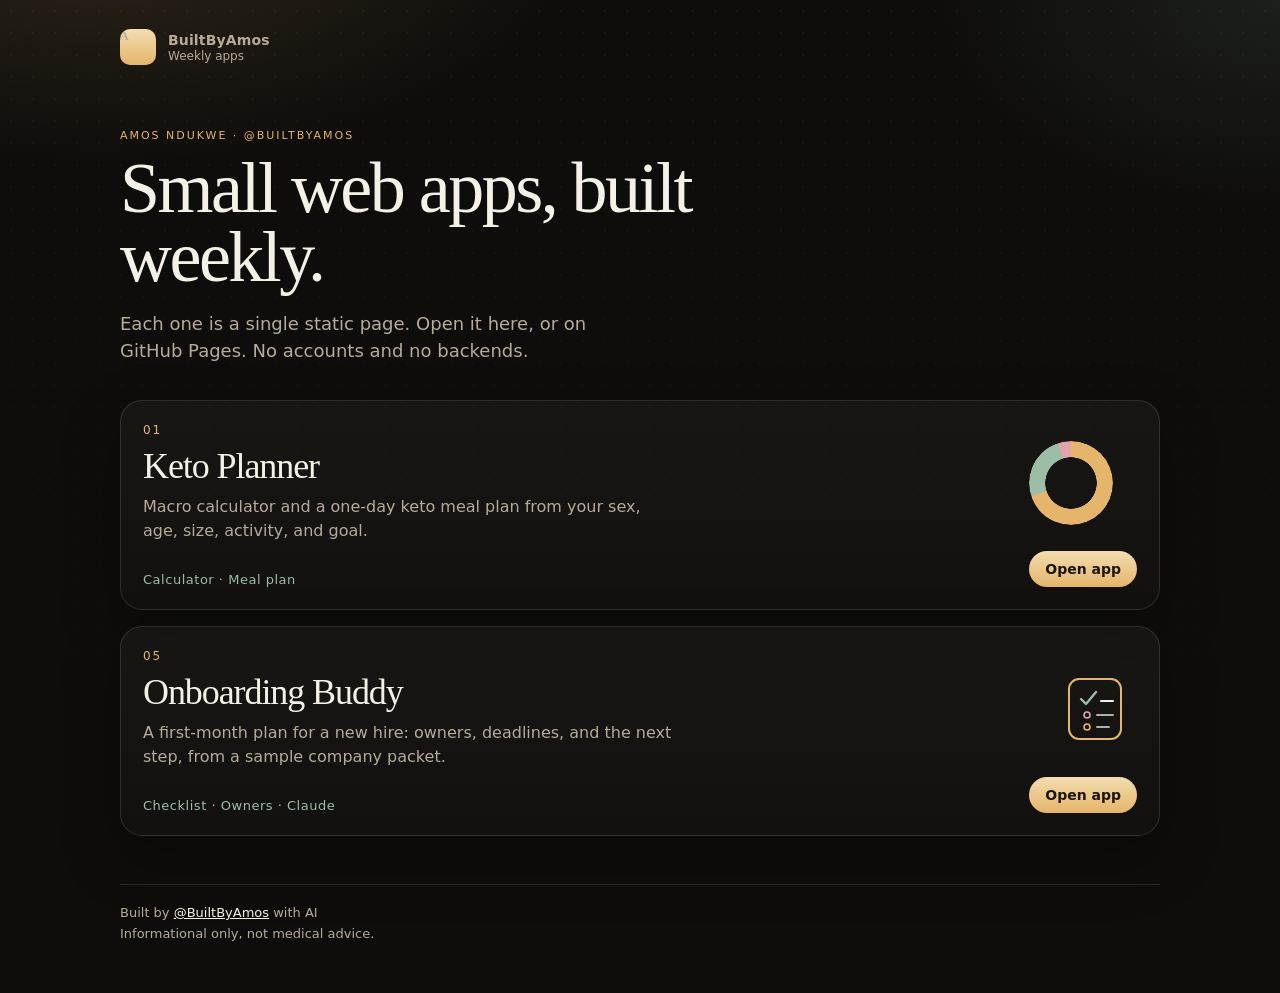
<file: index.html>
<!DOCTYPE html>
<html lang="en">
<head>
  <meta charset="utf-8">
  <meta name="viewport" content="width=device-width, initial-scale=1">
  <meta name="description" content="Small weekly web apps by Amos Ndukwe. Static pages, no accounts, no backends.">
  <meta name="theme-color" content="#0e0d0b">
  <title>AI Mini Apps — Amos Ndukwe</title>
  <link rel="icon" href="data:image/svg+xml,%3Csvg xmlns='http://www.w3.org/2000/svg' viewBox='0 0 32 32'%3E%3Crect width='32' height='32' rx='8' fill='%23110e0a'/%3E%3Ccircle cx='16' cy='16' r='9' fill='none' stroke='%23e4b56a' stroke-width='3'/%3E%3C/svg%3E">
  <link rel="stylesheet" href="styles.css">
</head>
<body>
  <div class="wrap">
    <header>
      <a class="brand" href="./">
        <span class="mark" aria-hidden="true">A</span>
        <span>
          <strong>BuiltByAmos</strong>
          <span>Weekly apps</span>
        </span>
      </a>
    </header>

    <section class="hero">
      <p class="eyebrow">Amos Ndukwe · @BuiltByAmos</p>
      <h1>Small web apps, built weekly.</h1>
      <p class="dek">Each one is a single static page. Open it here, or on GitHub Pages. No accounts and no backends.</p>
    </section>

    <section class="grid" aria-label="Apps">
      <a class="card" href="keto-planner/">
        <span class="index">01</span>
        <h2>Keto Planner</h2>
        <p>Macro calculator and a one-day keto meal plan from your sex, age, size, activity, and goal.</p>
        <span class="meta">Calculator · Meal plan</span>
        <span class="open">Open app</span>
        <span class="donut" aria-hidden="true"></span>
      </a>
    </section>

    <section class="grid" aria-label="Onboarding Buddy" style="margin-top:16px">
      <a class="card" href="onboarding-buddy/" style="order:5">
        <span class="index">05</span>
        <h2>Onboarding Buddy</h2>
        <p>A first-month plan for a new hire: owners, deadlines, and the next step, from a sample company packet.</p>
        <span class="meta">Checklist · Owners · Claude</span>
        <span class="open">Open app</span>
        <svg viewBox="0 0 84 84" aria-hidden="true" style="grid-area:donut;width:84px;height:84px;align-self:center;justify-self:end">
          <rect x="16" y="12" width="52" height="60" rx="10" fill="none" stroke="#e4b56a" stroke-width="2"/>
          <path d="M28 32 l5 5 10-12" fill="none" stroke="#9cbea6" stroke-width="2.4" stroke-linecap="round" stroke-linejoin="round"/>
          <path d="M48 34 h12" stroke="#f6f1e7" stroke-width="2" stroke-linecap="round"/>
          <circle cx="34" cy="48" r="3" fill="none" stroke="#e3a3ad" stroke-width="1.6"/>
          <path d="M44 48 h16" stroke="#f6f1e7" stroke-opacity="0.7" stroke-width="2" stroke-linecap="round"/>
          <circle cx="34" cy="60" r="3" fill="none" stroke="#e4b56a" stroke-width="1.6"/>
          <path d="M44 60 h12" stroke="#f6f1e7" stroke-opacity="0.7" stroke-width="2" stroke-linecap="round"/>
        </svg>
      </a>
    </section>

    <footer class="site-footer">
      <p>Built by <a href="https://x.com/BuiltByAmos" rel="noopener noreferrer">@BuiltByAmos</a> with AI</p>
      <p>Informational only, not medical advice.</p>
    </footer>
  </div>
</body>
</html>
</file>
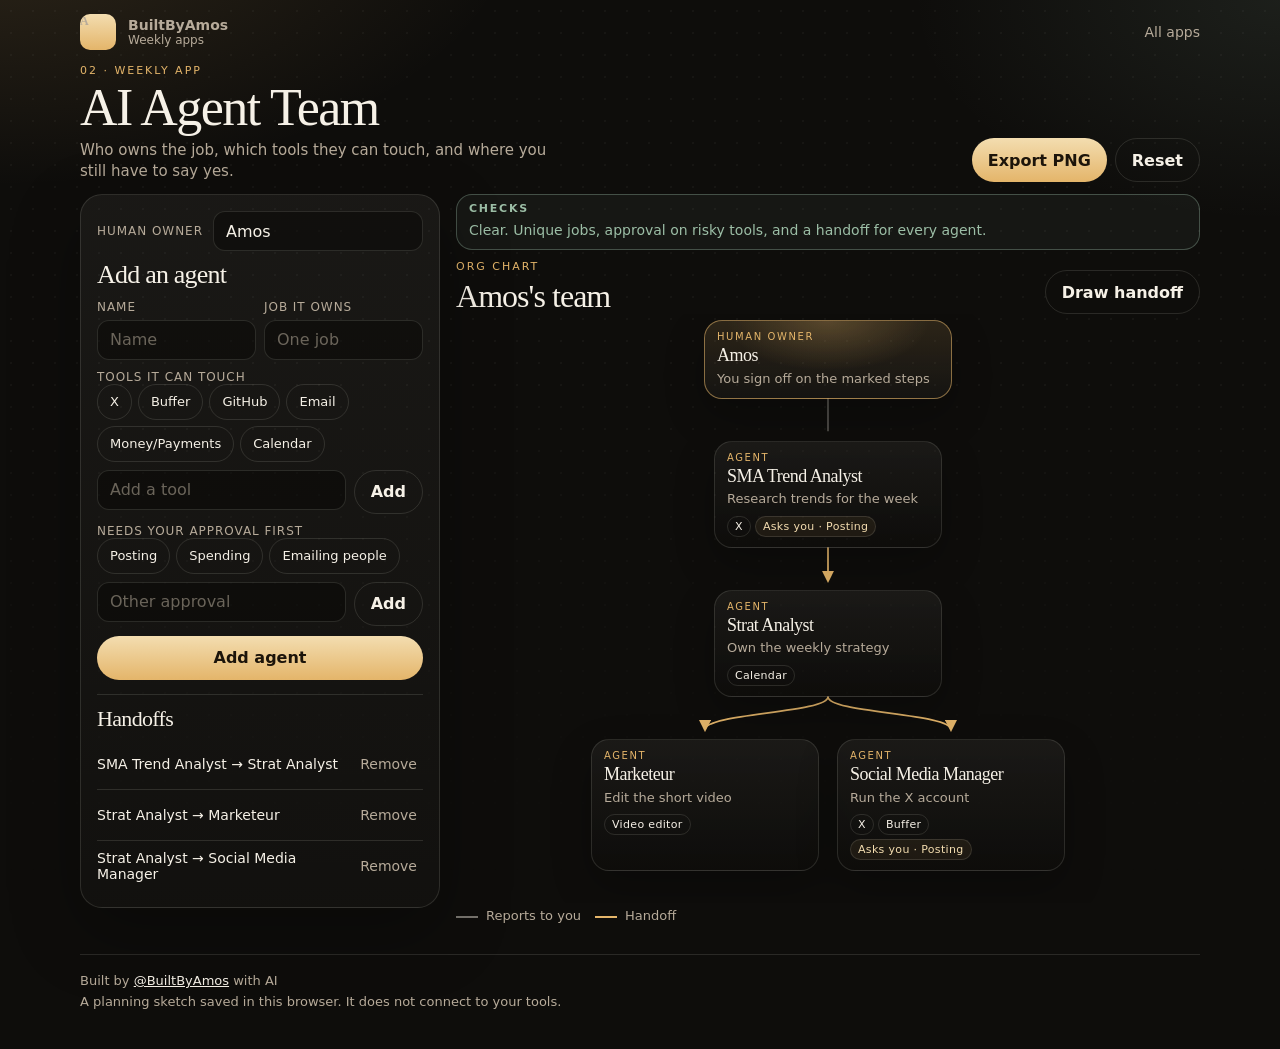
<file: agent-team/index.html>
<!DOCTYPE html>
<html lang="en">
<head>
  <meta charset="utf-8">
  <meta name="viewport" content="width=device-width, initial-scale=1">
  <meta name="description" content="Map an AI agent team: who owns each job, which tools they can touch, and which actions wait for a person.">
  <meta name="theme-color" content="#0e0d0b">
  <title>AI Agent Team — Org Chart</title>
  <link rel="icon" href="data:image/svg+xml,%3Csvg xmlns='http://www.w3.org/2000/svg' viewBox='0 0 32 32'%3E%3Crect width='32' height='32' rx='8' fill='%23110e0a'/%3E%3Ccircle cx='16' cy='16' r='9' fill='none' stroke='%23e4b56a' stroke-width='3'/%3E%3C/svg%3E">
  <link rel="stylesheet" href="styles.css">
</head>
<body>
  <div class="wrap">
    <header class="topbar">
      <a class="brand" href="../">
        <span class="mark" aria-hidden="true">A</span>
        <span>
          <strong>BuiltByAmos</strong>
          <span>Weekly apps</span>
        </span>
      </a>
      <a class="back" href="../">All apps</a>
    </header>

    <section class="intro">
      <div>
        <p class="eyebrow">02 · Weekly app</p>
        <h1>AI Agent Team</h1>
        <p class="dek">Who owns the job, which tools they can touch, and where you still have to say yes.</p>
      </div>
      <div class="toolbar">
        <button class="primary" id="export-png" type="button">Export PNG</button>
        <button class="ghost" id="reset-team" type="button">Reset</button>
      </div>
    </section>

    <div class="workspace">
      <form id="agent-form" class="panel editor" novalidate>
        <div class="field owner-row">
          <label for="owner-name">Human owner</label>
          <input id="owner-name" name="owner" maxlength="40" autocomplete="off" placeholder="Your name">
        </div>

        <div class="form-head">
          <h2 id="form-heading">Add an agent</h2>
          <button class="text-btn" id="cancel-edit" type="button" hidden>Cancel</button>
        </div>

        <div class="pair">
          <div class="field">
            <label for="agent-name">Name</label>
            <input id="agent-name" name="name" maxlength="48" autocomplete="off" placeholder="Name" aria-describedby="form-error">
          </div>
          <div class="field">
            <label for="agent-job">Job it owns</label>
            <input id="agent-job" name="job" maxlength="80" autocomplete="off" placeholder="One job">
          </div>
        </div>

        <div class="field">
          <div class="field-label"><span id="tools-label">Tools it can touch</span></div>
          <div class="chips" id="tool-chips" role="group" aria-labelledby="tools-label"></div>
          <div class="add-row">
            <input id="custom-tool" maxlength="32" autocomplete="off" placeholder="Add a tool" aria-label="Custom tool">
            <button class="ghost small" id="add-tool" type="button">Add</button>
          </div>
          <div class="chips custom-chips" id="custom-tools"></div>
        </div>

        <div class="field">
          <div class="field-label"><span id="approval-label">Needs your approval first</span></div>
          <div class="chips" id="approval-chips" role="group" aria-labelledby="approval-label"></div>
          <div class="add-row">
            <input id="custom-approval" maxlength="40" autocomplete="off" placeholder="Other approval" aria-label="Other approval">
            <button class="ghost small" id="add-approval" type="button">Add</button>
          </div>
          <div class="chips custom-chips" id="custom-approvals"></div>
        </div>

        <p id="form-error" class="form-error" role="alert"></p>
        <div class="form-actions">
          <button class="primary" id="save-agent" type="submit">Add agent</button>
          <button class="text-btn danger" id="delete-agent" type="button" hidden>Delete agent</button>
        </div>

        <div class="handoff-block">
          <h2 id="handoffs-heading">Handoffs</h2>
          <ul id="handoff-list" aria-labelledby="handoffs-heading"></ul>
        </div>
      </form>

      <div class="stage">
        <section id="warnings" class="warnings" aria-live="polite" aria-labelledby="warnings-heading"></section>

        <div class="chart-head">
          <div>
            <p class="eyebrow">Org chart</p>
            <h2 id="chart-title">Team map</h2>
          </div>
          <button class="ghost" id="draw-handoff" type="button" aria-pressed="false">Draw handoff</button>
        </div>
        <p id="draw-hint" class="hint" aria-live="polite"></p>

        <div class="chart-scroll" id="chart-scroll">
          <div id="chart" class="chart">
            <svg id="edges" class="edges" aria-hidden="true"></svg>
            <div id="levels" class="levels"></div>
          </div>
        </div>
        <p id="chart-summary" class="sr-only"></p>

        <p class="legend">
          <span><i class="swatch report" aria-hidden="true"></i> Reports to you</span>
          <span><i class="swatch handoff" aria-hidden="true"></i> Handoff</span>
        </p>
      </div>
    </div>

    <footer class="site-footer">
      <p>Built by <a href="https://x.com/BuiltByAmos" rel="noopener noreferrer">@BuiltByAmos</a> with AI</p>
      <p>A planning sketch saved in this browser. It does not connect to your tools.</p>
    </footer>
  </div>
  <p class="sr-only" id="live" aria-live="polite"></p>
  <script src="app.js"></script>
</body>
</html>
</file>
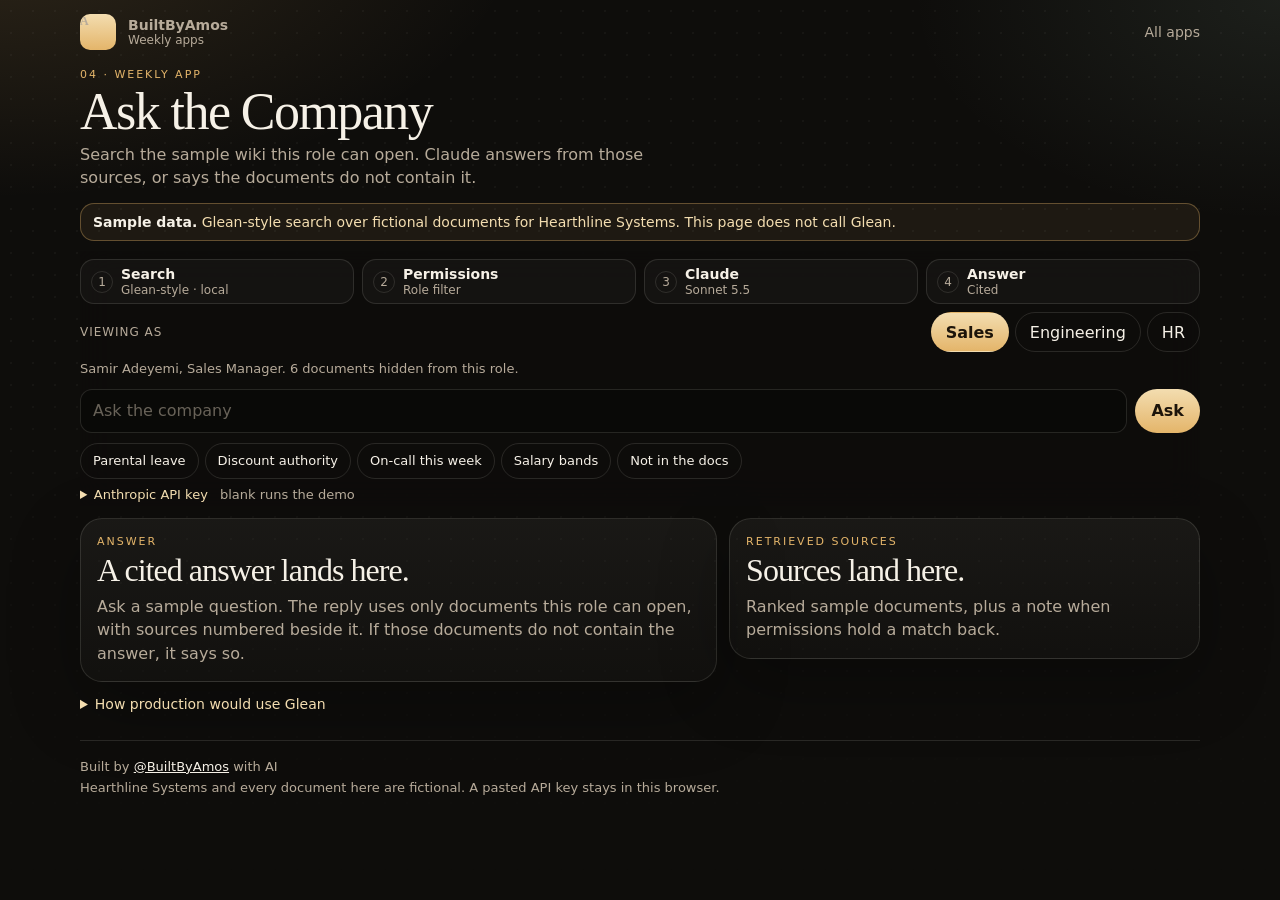
<file: ask-company/index.html>
<!DOCTYPE html>
<html lang="en">
<head>
  <meta charset="utf-8">
  <meta name="viewport" content="width=device-width, initial-scale=1">
  <meta name="description" content="Ask a fictional company wiki. A role filter hides restricted sample documents, then Claude answers from the sources it can cite.">
  <meta name="theme-color" content="#0e0d0b">
  <title>Ask the Company — Search, permissions, cited answer</title>
  <link rel="icon" href="data:image/svg+xml,%3Csvg xmlns='http://www.w3.org/2000/svg' viewBox='0 0 32 32'%3E%3Crect width='32' height='32' rx='8' fill='%23110e0a'/%3E%3Ccircle cx='16' cy='16' r='9' fill='none' stroke='%23e4b56a' stroke-width='3'/%3E%3C/svg%3E">
  <link rel="stylesheet" href="styles.css">
</head>
<body>
  <div class="wrap">
    <header class="topbar">
      <a class="brand" href="../">
        <span class="mark" aria-hidden="true">A</span>
        <span>
          <strong>BuiltByAmos</strong>
          <span>Weekly apps</span>
        </span>
      </a>
      <a class="back" href="../">All apps</a>
    </header>

    <section class="intro">
      <p class="eyebrow">04 · Weekly app</p>
      <h1>Ask the Company</h1>
      <p class="dek">Search the sample wiki this role can open. Claude answers from those sources, or says the documents do not contain it.</p>
    </section>

    <p class="sample-flag">
      <strong>Sample data.</strong>
      Glean-style search over fictional documents for Hearthline Systems. This page does not call Glean.
    </p>

    <div class="sticky-tools">
      <ol class="pipeline" id="pipeline" aria-label="Answer pipeline">
        <li data-step="search" data-state="idle">
          <span class="step-index">1</span>
          <span>
            <span class="step-name">Search</span>
            <span class="step-detail" data-detail="search">Glean-style · local</span>
          </span>
        </li>
        <li data-step="permissions" data-state="idle">
          <span class="step-index">2</span>
          <span>
            <span class="step-name">Permissions</span>
            <span class="step-detail" data-detail="permissions">Role filter</span>
          </span>
        </li>
        <li data-step="claude" data-state="idle">
          <span class="step-index">3</span>
          <span>
            <span class="step-name">Claude</span>
            <span class="step-detail" data-detail="claude">Sonnet 5.5</span>
          </span>
        </li>
        <li data-step="answer" data-state="idle">
          <span class="step-index">4</span>
          <span>
            <span class="step-name">Answer</span>
            <span class="step-detail" data-detail="answer">Cited</span>
          </span>
        </li>
      </ol>

      <form id="ask-form" class="composer" novalidate>
        <div class="role-row">
          <div class="field-label" id="role-label">Viewing as</div>
          <div class="seg" role="radiogroup" aria-labelledby="role-label">
            <button type="button" data-role="sales" aria-pressed="true">Sales</button>
            <button type="button" data-role="engineering" aria-pressed="false">Engineering</button>
            <button type="button" data-role="hr" aria-pressed="false">HR</button>
          </div>
        </div>
        <p id="persona" class="persona"></p>

        <div class="ask-row">
          <label class="sr-only" for="question">Ask the company</label>
          <input id="question" name="question" maxlength="240" autocomplete="off" placeholder="Ask the company" aria-describedby="form-error">
          <button class="primary" id="ask" type="submit">Ask</button>
        </div>

        <div class="chips" role="group" aria-label="Sample questions">
          <button type="button" data-question="How much parental leave do we offer?">Parental leave</button>
          <button type="button" data-question="What is the maximum discount a sales rep can offer?">Discount authority</button>
          <button type="button" data-question="Who is on call for Hearthline Desk this week?">On-call this week</button>
          <button type="button" data-question="What are the 2026 engineering salary bands?">Salary bands</button>
          <button type="button" data-question="What is the CEO's personal cell phone number?">Not in the docs</button>
        </div>

        <details class="key-block" id="key-details">
          <summary>Anthropic API key <span>blank runs the demo</span></summary>
          <div class="key-row">
            <label class="sr-only" for="api-key">Anthropic API key</label>
            <input id="api-key" name="api-key" type="password" maxlength="200" autocomplete="off" spellcheck="false" placeholder="sk-ant-…" aria-describedby="remember-key">
            <button class="ghost small" id="clear-key" type="button">Clear</button>
          </div>
          <label class="check" for="remember-key">
            <input id="remember-key" type="checkbox">
            <span>Remember on this browser</span>
          </label>
        </details>
        <p id="form-error" class="form-error" role="alert"></p>
      </form>
    </div>

    <div class="layout">
      <div class="stage">
        <section class="panel answer-panel" aria-labelledby="answer-heading">
          <div id="answer-empty" class="empty-copy">
            <p class="eyebrow">Answer</p>
            <h2 id="answer-heading">A cited answer lands here.</h2>
            <p>Ask a sample question. The reply uses only documents this role can open, with sources numbered beside it. If those documents do not contain the answer, it says so.</p>
          </div>
          <div id="answer-data" hidden>
            <p class="asked" id="asked"></p>
            <article class="paper" id="answer" tabindex="-1"></article>
            <p id="answer-mode" class="mode"></p>
          </div>
        </section>

        <section class="panel sources-panel" id="sources-panel" aria-labelledby="sources-heading">
          <div id="sources-empty" class="empty-copy">
            <p class="eyebrow">Retrieved sources</p>
            <h2 id="sources-heading">Sources land here.</h2>
            <p>Ranked sample documents, plus a note when permissions hold a match back.</p>
          </div>
          <div id="sources-data" hidden>
            <div class="results-head">
              <div>
                <p class="eyebrow">Retrieved sources</p>
                <h2 id="sources-title">Sources</h2>
              </div>
              <p id="sources-count" class="count"></p>
            </div>
            <ol id="results" class="results" aria-label="Ranked sources"></ol>
            <div id="filtered-block" class="filtered-block">
              <h3 id="filtered-heading">Filtered out</h3>
              <p id="filtered-note" class="filtered-note"></p>
              <ul id="filtered" class="filtered" aria-label="Documents filtered by permissions"></ul>
            </div>
          </div>
        </section>
      </div>
    </div>

    <details class="plug">
      <summary>How production would use Glean</summary>
      <p>In production the search step is Glean’s Search API, called with the signed-in person’s bearer token, so hits stay limited to documents that person can open. Number those hits the same way and pass the snippets to Claude with the prompt below. Glean’s Chat API is the other path, if Glean should draft the answer instead of Claude. This page ranks a bundled corpus in the browser and applies the role filter locally. It does not contact Glean. The sample files ship with the page, so the filter demonstrates retrieval, and is not an access-control boundary.</p>
    </details>

    <section class="prompt-wrap" id="prompt-section" hidden aria-label="Request sent to Claude">
      <details id="prompt-details">
        <summary>Exact request</summary>
        <p id="prompt-note" class="hint"></p>
        <pre id="headers-view" class="code"></pre>
        <pre id="prompt-view" class="code"></pre>
      </details>
    </section>

    <p class="sr-only" id="live" aria-live="polite"></p>

    <footer class="site-footer">
      <p>Built by <a href="https://x.com/BuiltByAmos" rel="noopener noreferrer">@BuiltByAmos</a> with AI</p>
      <p>Hearthline Systems and every document here are fictional. A pasted API key stays in this browser.</p>
    </footer>
  </div>
  <script src="app.js"></script>
</body>
</html>
</file>
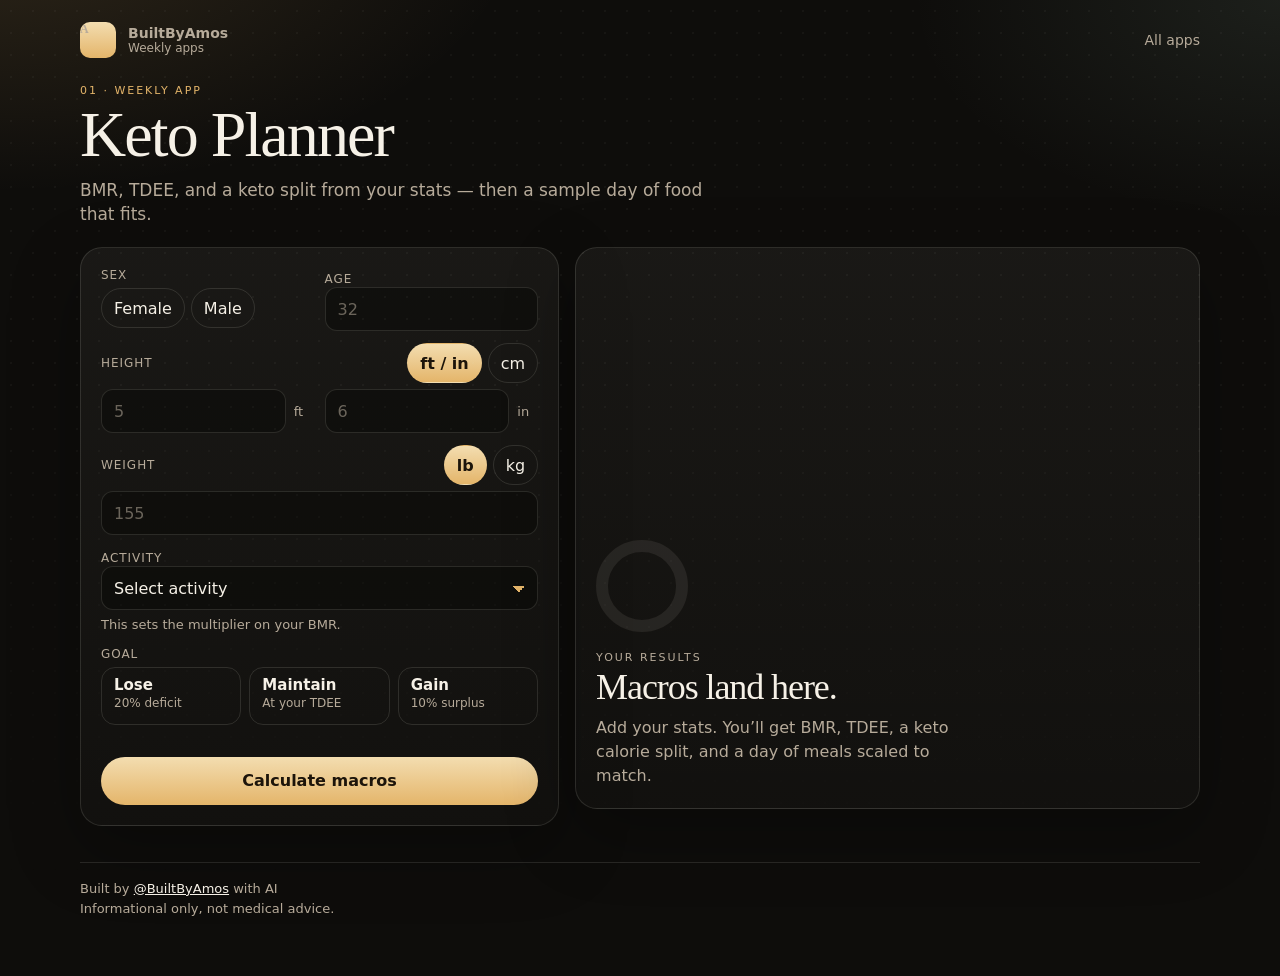
<file: keto-planner/index.html>
<!DOCTYPE html>
<html lang="en">
<head>
  <meta charset="utf-8">
  <meta name="viewport" content="width=device-width, initial-scale=1">
  <meta name="description" content="Calculate keto calories and macros, then generate a one-day meal plan that fits them.">
  <meta name="theme-color" content="#0e0d0b">
  <title>Keto Planner — Macro Calculator &amp; Meal Plan</title>
  <link rel="icon" href="data:image/svg+xml,%3Csvg xmlns='http://www.w3.org/2000/svg' viewBox='0 0 32 32'%3E%3Crect width='32' height='32' rx='8' fill='%23110e0a'/%3E%3Ccircle cx='16' cy='16' r='9' fill='none' stroke='%23e4b56a' stroke-width='3'/%3E%3C/svg%3E">
  <link rel="stylesheet" href="styles.css">
</head>
<body>
  <div class="wrap">
    <header class="topbar">
      <a class="brand" href="../">
        <span class="mark" aria-hidden="true">A</span>
        <span>
          <strong>BuiltByAmos</strong>
          <span>Weekly apps</span>
        </span>
      </a>
      <a class="back" href="../">All apps</a>
    </header>

    <section class="intro">
      <p class="eyebrow">01 · Weekly app</p>
      <h1>Keto Planner</h1>
      <p class="dek">BMR, TDEE, and a keto split from your stats — then a sample day of food that fits.</p>
    </section>

    <div class="layout">
      <form id="calculator" class="panel" novalidate>
        <div class="pair">
          <div class="field">
            <div class="field-label"><span id="sex-label">Sex</span></div>
            <div class="seg" role="radiogroup" aria-labelledby="sex-label" data-press-group="sex">
              <button type="button" data-group="sex" data-value="female" aria-pressed="false">Female</button>
              <button type="button" data-group="sex" data-value="male" aria-pressed="false">Male</button>
            </div>
          </div>
          <div class="field">
            <label for="age">Age</label>
            <input id="age" name="age" inputmode="numeric" autocomplete="off" placeholder="32" aria-describedby="form-error">
          </div>
        </div>

        <div class="field">
          <div class="field-label">
            <span id="height-label">Height</span>
            <div class="seg" role="group" aria-label="Height unit">
              <button type="button" data-group="height-unit" data-value="imperial" aria-pressed="true">ft / in</button>
              <button type="button" data-group="height-unit" data-value="metric" aria-pressed="false">cm</button>
            </div>
          </div>
          <div class="height-row" id="height-imperial">
            <div class="unit-input">
              <input id="height-ft" inputmode="numeric" autocomplete="off" placeholder="5" aria-label="Feet">
              <span class="suffix">ft</span>
            </div>
            <div class="unit-input">
              <input id="height-in" inputmode="decimal" autocomplete="off" placeholder="6" aria-label="Inches">
              <span class="suffix">in</span>
            </div>
          </div>
          <div id="height-metric" hidden>
            <div class="unit-input">
              <input id="height-cm" inputmode="decimal" autocomplete="off" placeholder="168" aria-label="Centimeters">
              <span class="suffix">cm</span>
            </div>
          </div>
        </div>

        <div class="field">
          <div class="field-label">
            <label for="weight" id="weight-label">Weight</label>
            <div class="seg" role="group" aria-label="Weight unit">
              <button type="button" data-group="weight-unit" data-value="lb" aria-pressed="true">lb</button>
              <button type="button" data-group="weight-unit" data-value="kg" aria-pressed="false">kg</button>
            </div>
          </div>
          <input id="weight" inputmode="decimal" autocomplete="off" placeholder="155">
        </div>

        <div class="field">
          <label for="activity">Activity</label>
          <select id="activity">
            <option value="">Select activity</option>
          </select>
          <p id="activity-detail" class="hint">This sets the multiplier on your BMR.</p>
        </div>

        <div class="field">
          <div class="field-label"><span id="goal-label">Goal</span></div>
          <div class="goal" role="radiogroup" aria-labelledby="goal-label">
            <button type="button" data-group="goal" data-value="lose" aria-pressed="false"><strong>Lose</strong><small>20% deficit</small></button>
            <button type="button" data-group="goal" data-value="maintain" aria-pressed="false"><strong>Maintain</strong><small>At your TDEE</small></button>
            <button type="button" data-group="goal" data-value="gain" aria-pressed="false"><strong>Gain</strong><small>10% surplus</small></button>
          </div>
        </div>

        <p id="form-error" class="form-error" role="alert"></p>
        <button class="primary" id="calculate" type="submit">Calculate macros</button>
      </form>

      <section class="panel" aria-labelledby="results-heading">
        <h2 id="results-heading" class="sr-only">Results</h2>
        <div id="results-empty" class="empty-copy">
          <div class="ring" aria-hidden="true"></div>
          <div>
            <p class="eyebrow">Your results</p>
            <h2>Macros land here.</h2>
            <p>Add your stats. You’ll get BMR, TDEE, a keto calorie split, and a day of meals scaled to match.</p>
          </div>
        </div>

        <div id="results-data" hidden>
          <div class="results-hero">
            <div>
              <p class="eyebrow">Daily target</p>
              <p class="kcal"><strong id="kcal">—</strong><span>kcal</span></p>
              <p class="person" id="person-line"></p>
              <ul class="chips">
                <li>BMR <strong id="bmr">—</strong></li>
                <li>TDEE <strong id="tdee">—</strong></li>
                <li id="goal-chip">—</li>
              </ul>
            </div>
            <div class="donut-wrap">
              <svg id="donut" viewBox="0 0 160 160" role="img" aria-labelledby="donut-title">
                <title id="donut-title">Macro split</title>
                <circle class="track" cx="80" cy="80" r="54"></circle>
                <circle class="arc" data-arc="fat" cx="80" cy="80" r="54" stroke-dasharray="0 339"></circle>
                <circle class="arc" data-arc="protein" cx="80" cy="80" r="54" stroke-dasharray="0 339"></circle>
                <circle class="arc" data-arc="carb" cx="80" cy="80" r="54" stroke-dasharray="0 339"></circle>
              </svg>
              <div class="donut-center">
                <strong id="donut-fat-pct">—</strong>
                <span>fat</span>
              </div>
            </div>
          </div>

          <div class="macro-stats">
            <div class="macro-stat">
              <p class="macro-label"><i class="dot fat"></i> Fat</p>
              <strong id="fat-g">—<span>g</span></strong>
              <em id="fat-pct">—</em>
            </div>
            <div class="macro-stat">
              <p class="macro-label"><i class="dot protein"></i> Protein</p>
              <strong id="protein-g">—<span>g</span></strong>
              <em id="protein-pct">—</em>
            </div>
            <div class="macro-stat">
              <p class="macro-label"><i class="dot carb"></i> Carbs</p>
              <strong id="carb-g">—<span>g</span></strong>
              <em id="carb-pct">—</em>
            </div>
          </div>
          <p class="formula" id="formula"></p>
          <p class="note" id="extra-note" hidden></p>
        </div>
      </section>
    </div>

    <section class="meals" id="meals" hidden aria-labelledby="meals-heading">
      <div class="meals-head">
        <div>
          <p class="eyebrow">Sample day</p>
          <h2 id="meals-heading">One day, four plates.</h2>
        </div>
        <button class="ghost" id="regenerate" type="button">Regenerate</button>
      </div>
      <div class="meal-grid" id="meal-grid"></div>
      <div class="compare" id="compare" aria-live="polite"></div>
      <p class="fit" id="fit-line"></p>
      <p class="food-note">Portions are scaled from a built-in keto food list. Carb grams are net carbs. Figures are approximate.</p>
    </section>

    <p class="sr-only" id="live" aria-live="polite"></p>

    <footer class="site-footer">
      <p>Built by <a href="https://x.com/BuiltByAmos" rel="noopener noreferrer">@BuiltByAmos</a> with AI</p>
      <p>Informational only, not medical advice.</p>
    </footer>
  </div>
  <script src="app.js"></script>
</body>
</html>
</file>
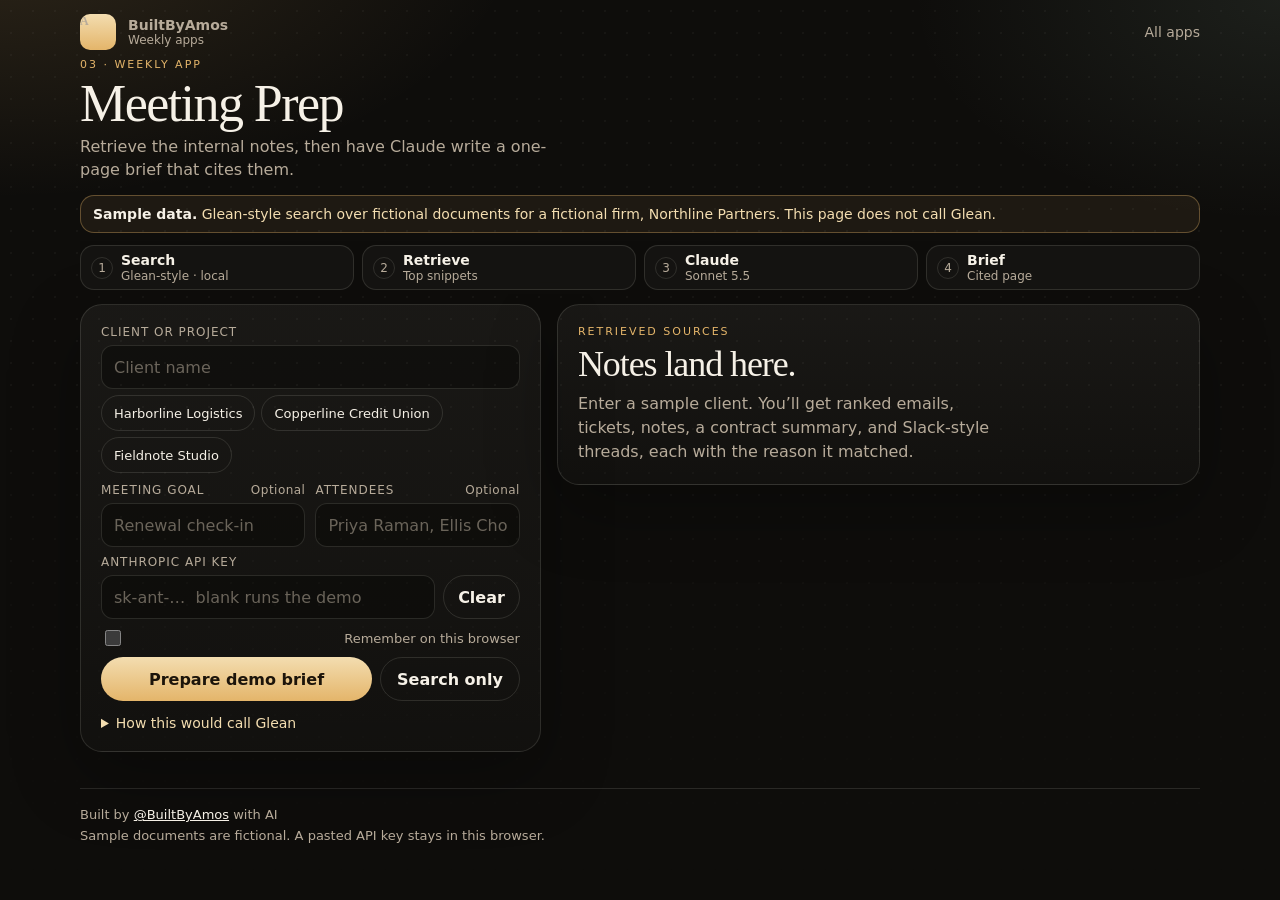
<file: meeting-prep/index.html>
<!DOCTYPE html>
<html lang="en">
<head>
  <meta charset="utf-8">
  <meta name="viewport" content="width=device-width, initial-scale=1">
  <meta name="description" content="Search a fictional sample corpus, then have Claude write a one-page meeting brief with citations. Bring your own Anthropic key, or use the demo brief.">
  <meta name="theme-color" content="#0e0d0b">
  <title>Meeting Prep — Search, then a cited brief</title>
  <link rel="icon" href="data:image/svg+xml,%3Csvg xmlns='http://www.w3.org/2000/svg' viewBox='0 0 32 32'%3E%3Crect width='32' height='32' rx='8' fill='%23110e0a'/%3E%3Ccircle cx='16' cy='16' r='9' fill='none' stroke='%23e4b56a' stroke-width='3'/%3E%3C/svg%3E">
  <link rel="stylesheet" href="styles.css">
</head>
<body>
  <div class="wrap">
    <header class="topbar">
      <a class="brand" href="../">
        <span class="mark" aria-hidden="true">A</span>
        <span>
          <strong>BuiltByAmos</strong>
          <span>Weekly apps</span>
        </span>
      </a>
      <a class="back" href="../">All apps</a>
    </header>

    <section class="intro">
      <p class="eyebrow">03 · Weekly app</p>
      <h1>Meeting Prep</h1>
      <p class="dek">Retrieve the internal notes, then have Claude write a one-page brief that cites them.</p>
    </section>

    <p class="sample-flag">
      <strong>Sample data.</strong>
      Glean-style search over fictional documents for a fictional firm, Northline Partners. This page does not call Glean.
    </p>

    <div class="pipeline-wrap">
      <ol class="pipeline" id="pipeline" aria-label="Brief pipeline">
        <li data-step="search" data-state="idle">
          <span class="step-index">1</span>
          <span>
            <span class="step-name">Search</span>
            <span class="step-detail" data-detail="search">Glean-style · local</span>
          </span>
        </li>
        <li data-step="retrieve" data-state="idle">
          <span class="step-index">2</span>
          <span>
            <span class="step-name">Retrieve</span>
            <span class="step-detail" data-detail="retrieve">Top snippets</span>
          </span>
        </li>
        <li data-step="claude" data-state="idle">
          <span class="step-index">3</span>
          <span>
            <span class="step-name">Claude</span>
            <span class="step-detail" data-detail="claude">Sonnet 5.5</span>
          </span>
        </li>
        <li data-step="brief" data-state="idle">
          <span class="step-index">4</span>
          <span>
            <span class="step-name">Brief</span>
            <span class="step-detail" data-detail="brief">Cited page</span>
          </span>
        </li>
      </ol>
    </div>

    <div class="layout">
      <form id="prep-form" class="panel" novalidate>
        <div class="field">
          <label for="client">Client or project</label>
          <input id="client" name="client" maxlength="80" autocomplete="off" placeholder="Client name" aria-describedby="form-error">
        </div>
        <div class="chips" role="group" aria-label="Sample clients">
          <button type="button" data-client="Harborline Logistics">Harborline Logistics</button>
          <button type="button" data-client="Copperline Credit Union">Copperline Credit Union</button>
          <button type="button" data-client="Fieldnote Studio">Fieldnote Studio</button>
        </div>

        <div class="pair">
          <div class="field">
            <label for="goal">Meeting goal <span class="optional">Optional</span></label>
            <input id="goal" name="goal" maxlength="160" autocomplete="off" placeholder="Renewal check-in">
          </div>
          <div class="field">
            <label for="attendees">Attendees <span class="optional">Optional</span></label>
            <input id="attendees" name="attendees" maxlength="160" autocomplete="off" placeholder="Priya Raman, Ellis Cho">
          </div>
        </div>

        <div class="field">
          <label for="api-key">Anthropic API key</label>
          <div class="key-row">
            <input id="api-key" name="api-key" type="password" maxlength="200" autocomplete="off" spellcheck="false" placeholder="sk-ant-…  blank runs the demo" aria-describedby="remember-key">
            <button class="ghost small" id="clear-key" type="button">Clear</button>
          </div>
          <label class="check" for="remember-key">
            <input id="remember-key" type="checkbox">
            <span>Remember on this browser</span>
          </label>
        </div>

        <p id="form-error" class="form-error" role="alert"></p>
        <div class="actions">
          <button class="primary" id="prepare" type="submit">Prepare demo brief</button>
          <button class="ghost" id="search-only" type="button">Search only</button>
        </div>

        <details class="plug">
          <summary>How this would call Glean</summary>
          <p>In production the search step is Glean’s Platform Search API: <code>POST /api/search</code>, with the signed-in person’s bearer token and the <code>SEARCH</code> scope, so results stay limited to what that person can open. Number the hits the same way and pass the snippets to Claude. Glean Chat is a separate call, if you want Glean to draft instead. This page ranks a bundled corpus in the browser and does not contact Glean.</p>
        </details>
      </form>

      <section class="panel results-panel" id="results-panel" aria-labelledby="results-heading">
        <div id="results-empty" class="empty-copy">
          <p class="eyebrow">Retrieved sources</p>
          <h2 id="results-heading">Notes land here.</h2>
          <p>Enter a sample client. You’ll get ranked emails, tickets, notes, a contract summary, and Slack-style threads, each with the reason it matched.</p>
        </div>
        <div id="results-data" hidden>
          <div class="results-head">
            <div>
              <p class="eyebrow">Retrieved sources</p>
              <h2 id="results-title">Sources</h2>
            </div>
            <p id="results-count" class="count"></p>
          </div>
          <p id="results-why" class="hint"></p>
          <ol id="results" class="results" aria-label="Ranked sources"></ol>
        </div>
      </section>
    </div>

    <section class="brief-wrap" id="brief-section" hidden aria-labelledby="brief-heading">
      <div class="brief-bar">
        <div>
          <p class="eyebrow" id="brief-kicker">One-page brief</p>
          <h2 id="brief-heading">Brief</h2>
        </div>
        <div class="actions">
          <button class="primary" id="copy-brief" type="button">Copy brief</button>
          <button class="ghost" id="download-brief" type="button">Download Markdown</button>
        </div>
      </div>
      <p id="brief-mode" class="mode"></p>
      <article class="paper" id="brief" tabindex="-1"></article>
    </section>

    <section class="prompt-wrap" id="prompt-section" hidden aria-label="Request sent to Claude">
      <details id="prompt-details">
        <summary id="prompt-summary">Exact request</summary>
        <p id="prompt-note" class="hint"></p>
        <pre id="headers-view" class="code"></pre>
        <pre id="prompt-view" class="code"></pre>
      </details>
    </section>

    <p class="sr-only" id="live" aria-live="polite"></p>

    <footer class="site-footer">
      <p>Built by <a href="https://x.com/BuiltByAmos" rel="noopener noreferrer">@BuiltByAmos</a> with AI</p>
      <p>Sample documents are fictional. A pasted API key stays in this browser.</p>
    </footer>
  </div>
  <script src="app.js"></script>
</body>
</html>
</file>
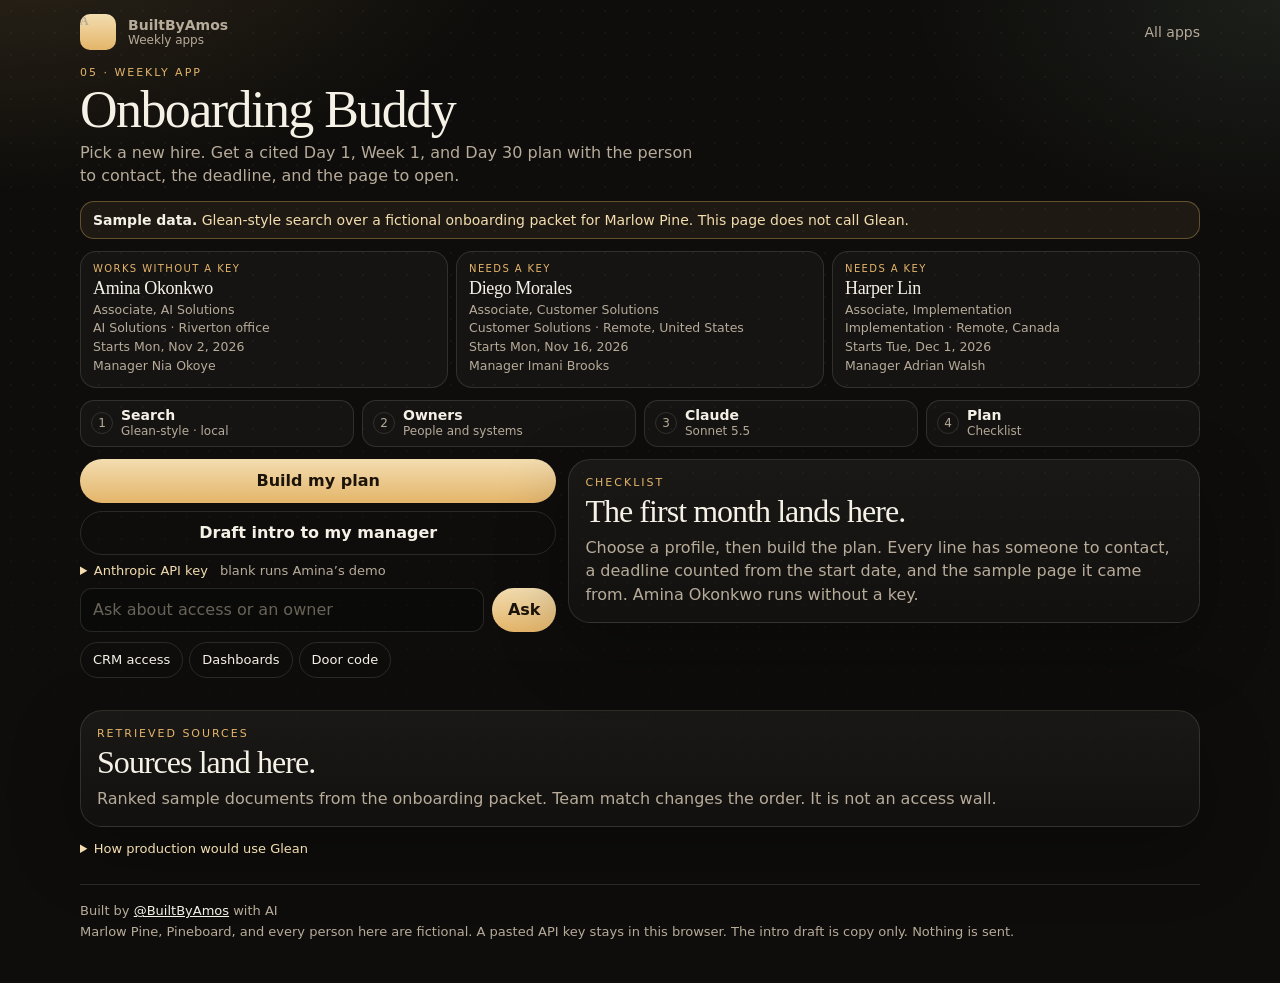
<file: onboarding-buddy/index.html>
<!DOCTYPE html>
<html lang="en">
<head>
  <meta charset="utf-8">
  <meta name="viewport" content="width=device-width, initial-scale=1">
  <meta name="description" content="Build a cited Day 1, Week 1, and Day 30 onboarding plan for a fictional new hire, with owners, deadlines, and the next step.">
  <meta name="theme-color" content="#0e0d0b">
  <title>Onboarding Buddy — Day 1 to Day 30</title>
  <link rel="icon" href="data:image/svg+xml,%3Csvg xmlns='http://www.w3.org/2000/svg' viewBox='0 0 32 32'%3E%3Crect width='32' height='32' rx='8' fill='%23110e0a'/%3E%3Ccircle cx='16' cy='16' r='9' fill='none' stroke='%23e4b56a' stroke-width='3'/%3E%3C/svg%3E">
  <link rel="stylesheet" href="styles.css">
</head>
<body>
  <div class="wrap">
    <header class="topbar">
      <a class="brand" href="../">
        <span class="mark" aria-hidden="true">A</span>
        <span>
          <strong>BuiltByAmos</strong>
          <span>Weekly apps</span>
        </span>
      </a>
      <a class="back" href="../">All apps</a>
    </header>

    <section class="intro">
      <p class="eyebrow">05 · Weekly app</p>
      <h1>Onboarding Buddy</h1>
      <p class="dek">Pick a new hire. Get a cited Day 1, Week 1, and Day 30 plan with the person to contact, the deadline, and the page to open.</p>
    </section>

    <p class="sample-flag">
      <strong>Sample data.</strong>
      Glean-style search over a fictional onboarding packet for Marlow Pine. This page does not call Glean.
    </p>

    <div class="profiles" id="profiles" role="radiogroup" aria-label="New hire profile">
      <button type="button" class="profile" data-profile="amina" aria-pressed="false">
        <span class="profile-kicker">Works without a key</span>
        <strong>Amina Okonkwo</strong>
        <span>Associate, AI Solutions</span>
        <span>AI Solutions · Riverton office</span>
        <span>Starts Mon, Nov 2, 2026</span>
        <span>Manager Nia Okoye</span>
      </button>
      <button type="button" class="profile" data-profile="diego" aria-pressed="false">
        <span class="profile-kicker">Needs a key</span>
        <strong>Diego Morales</strong>
        <span>Associate, Customer Solutions</span>
        <span>Customer Solutions · Remote, United States</span>
        <span>Starts Mon, Nov 16, 2026</span>
        <span>Manager Imani Brooks</span>
      </button>
      <button type="button" class="profile" data-profile="harper" aria-pressed="false">
        <span class="profile-kicker">Needs a key</span>
        <strong>Harper Lin</strong>
        <span>Associate, Implementation</span>
        <span>Implementation · Remote, Canada</span>
        <span>Starts Tue, Dec 1, 2026</span>
        <span>Manager Adrian Walsh</span>
      </button>
    </div>

    <ol class="pipeline" id="pipeline" aria-label="Plan pipeline">
      <li data-step="search" data-state="idle">
        <span class="step-index">1</span>
        <span>
          <span class="step-name">Search</span>
          <span class="step-detail" data-detail="search">Glean-style · local</span>
        </span>
      </li>
      <li data-step="owners" data-state="idle">
        <span class="step-index">2</span>
        <span>
          <span class="step-name">Owners</span>
          <span class="step-detail" data-detail="owners">People and systems</span>
        </span>
      </li>
      <li data-step="claude" data-state="idle">
        <span class="step-index">3</span>
        <span>
          <span class="step-name">Claude</span>
          <span class="step-detail" data-detail="claude">Sonnet 5.5</span>
        </span>
      </li>
      <li data-step="output" data-state="idle">
        <span class="step-index">4</span>
        <span>
          <span class="step-name" id="output-name">Plan</span>
          <span class="step-detail" data-detail="output">Checklist</span>
        </span>
      </li>
    </ol>

    <div class="workspace">
      <div class="controls">
        <div class="action-row">
          <button class="primary" id="build-plan" type="button">Build my plan</button>
          <button class="ghost" id="draft-intro" type="button">Draft intro to my manager</button>
        </div>

        <details class="key-block" id="key-details">
          <summary>Anthropic API key <span>blank runs Amina’s demo</span></summary>
          <div class="key-row">
            <label class="sr-only" for="api-key">Anthropic API key</label>
            <input id="api-key" name="api-key" type="password" maxlength="200" autocomplete="off" spellcheck="false" placeholder="sk-ant-…">
            <button class="ghost small" id="clear-key" type="button">Clear</button>
          </div>
          <label class="check" for="remember-key">
            <input id="remember-key" type="checkbox">
            <span>Remember on this browser</span>
          </label>
        </details>

        <form id="ask-form" novalidate>
          <div class="ask-row">
            <label class="sr-only" for="question">Ask about access or an owner</label>
            <input id="question" name="question" maxlength="240" autocomplete="off" placeholder="Ask about access or an owner" aria-describedby="form-error">
            <button class="primary" id="ask" type="submit">Ask</button>
          </div>
          <div class="chips" role="group" aria-label="Sample questions">
            <button type="button" data-question="How do I get access to the CRM?">CRM access</button>
            <button type="button" data-question="Who owns the analytics dashboards?">Dashboards</button>
            <button type="button" data-question="What is the Riverton office door code?">Door code</button>
          </div>
        </form>
        <p id="form-error" class="form-error" role="alert"></p>
      </div>

      <section class="panel plan" id="plan-panel" aria-labelledby="plan-heading">
        <div id="plan-empty" class="empty-copy">
          <p class="eyebrow">Checklist</p>
          <h2 id="plan-heading">The first month lands here.</h2>
          <p>Choose a profile, then build the plan. Every line has someone to contact, a deadline counted from the start date, and the sample page it came from. Amina Okonkwo runs without a key.</p>
        </div>
        <div id="plan-data" hidden>
          <p class="eyebrow" id="plan-kicker">First month</p>
          <h2 id="plan-title">Plan</h2>
          <p id="plan-deadline" class="hint"></p>
          <div class="progress">
            <div class="progress-track" id="progress-track" role="progressbar" aria-valuemin="0" aria-valuemax="1" aria-valuenow="0" aria-labelledby="progress-label">
              <div id="progress-bar"></div>
            </div>
            <p id="progress-label">0 complete</p>
          </div>
          <p id="plan-owners" class="owners-line"></p>
          <div id="phases"></div>
          <p id="plan-mode" class="mode"></p>
        </div>
      </section>

      <div class="results" id="results-col">
        <section class="panel answer-panel" id="answer-panel" hidden aria-labelledby="answer-heading">
          <h2 id="answer-heading" class="sr-only">Answer</h2>
          <p class="asked" id="asked"></p>
          <article class="paper" id="answer" tabindex="-1"></article>
          <p id="answer-mode" class="mode"></p>
        </section>

        <section class="panel draft-panel" id="draft-panel" hidden aria-labelledby="draft-heading">
          <p class="eyebrow">Intro note</p>
          <h2 id="draft-heading">Edit, then copy.</h2>
          <label class="sr-only" for="draft-text">Intro note to your manager</label>
          <textarea id="draft-text" rows="6" maxlength="800" spellcheck="true"></textarea>
          <div class="draft-actions">
            <button class="primary" id="copy-draft" type="button">Copy</button>
            <p id="draft-caption">Copy only. Nothing is sent.</p>
          </div>
          <p id="draft-cites" class="draft-cites"></p>
          <p id="draft-mode" class="mode"></p>
        </section>
      </div>
    </div>

    <section class="panel sources-panel" id="sources-panel" aria-labelledby="sources-heading">
      <div id="sources-empty" class="empty-copy">
        <p class="eyebrow">Retrieved sources</p>
        <h2 id="sources-heading">Sources land here.</h2>
        <p>Ranked sample documents from the onboarding packet. Team match changes the order. It is not an access wall.</p>
      </div>
      <div id="sources-data" hidden>
        <div class="results-head">
          <div>
            <p class="eyebrow">Retrieved sources</p>
            <h2 id="sources-title">Sources</h2>
          </div>
          <p id="sources-count" class="count"></p>
        </div>
        <ol id="results" class="results" aria-label="Ranked sources"></ol>
      </div>
    </section>

    <details class="plug">
      <summary>How production would use Glean</summary>
      <p>In production the search step is Glean’s Search API, called with the new hire’s token, so hits stay limited to documents that person can open. The manager, the team, and the system owner come from Glean’s people and ownership data. Number those hits and pass the snippets to Claude with the prompt below, or let Glean’s Chat API draft the plan. This page ranks a bundled corpus in the browser. It does not contact Glean.</p>
    </details>

    <section class="prompt-wrap" id="prompt-section" hidden aria-label="Request sent to Claude">
      <details id="prompt-details">
        <summary>Exact request</summary>
        <p id="prompt-note" class="hint"></p>
        <pre id="headers-view" class="code"></pre>
        <pre id="prompt-view" class="code"></pre>
      </details>
    </section>

    <p class="sr-only" id="live" aria-live="polite"></p>

    <footer class="site-footer">
      <p>Built by <a href="https://x.com/BuiltByAmos" rel="noopener noreferrer">@BuiltByAmos</a> with AI</p>
      <p>Marlow Pine, Pineboard, and every person here are fictional. A pasted API key stays in this browser. The intro draft is copy only. Nothing is sent.</p>
    </footer>
  </div>
  <script src="app.js"></script>
</body>
</html>
</file>
<file: styles.css>
:root {
  --bg: #0e0d0b;
  --ivory: #f6f1e7;
  --muted: #b7ab9a;
  --gold: #e4b56a;
  --gold-2: #f3ddb0;
  --sage: #9cbea6;
  --rose: #e3a3ad;
  --line: rgba(246, 241, 231, 0.12);
  --serif: "Iowan Old Style", "Palatino Linotype", Palatino, Georgia, serif;
  --sans: "Avenir Next", "Segoe UI", system-ui, sans-serif;
  color-scheme: dark;
}

* { box-sizing: border-box; }

html, body { margin: 0; padding: 0; }

body {
  min-height: 100vh;
  font-family: var(--sans);
  color: var(--ivory);
  background:
    radial-gradient(900px 480px at 8% -10%, rgba(228, 181, 106, 0.16), transparent 55%),
    radial-gradient(700px 420px at 100% 0%, rgba(156, 190, 166, 0.1), transparent 50%),
    var(--bg);
}

body::before {
  content: "";
  position: fixed;
  inset: 0;
  pointer-events: none;
  background-image: radial-gradient(rgba(246, 241, 231, 0.045) 1px, transparent 1px);
  background-size: 22px 22px;
  mask-image: linear-gradient(to bottom, #000, transparent 85%);
}

a { color: inherit; }

.wrap {
  width: min(1040px, calc(100% - 32px));
  margin: 0 auto;
  padding: 28px 0 48px;
  position: relative;
}

.brand {
  display: flex;
  align-items: center;
  gap: 12px;
  text-decoration: none;
}

.mark {
  width: 36px;
  height: 36px;
  display: grid;
  place-items: center;
  border-radius: 10px;
  background: linear-gradient(180deg, var(--gold-2), var(--gold));
  color: #1c140a;
  font-family: var(--serif);
  font-weight: 700;
}

.brand strong { display: block; font-size: 14px; letter-spacing: 0.01em; }
.brand span { display: block; color: var(--muted); font-size: 12px; margin-top: 1px; }

.hero { padding: 64px 0 36px; max-width: 680px; }

.eyebrow {
  margin: 0 0 12px;
  color: var(--gold);
  font-size: 11px;
  letter-spacing: 0.18em;
  text-transform: uppercase;
}

h1 {
  margin: 0;
  font-family: var(--serif);
  font-size: clamp(42px, 7vw, 72px);
  font-weight: 500;
  letter-spacing: -0.035em;
  line-height: 0.96;
}

.dek {
  margin: 18px 0 0;
  color: var(--muted);
  font-size: 18px;
  line-height: 1.5;
  max-width: 46ch;
}

.grid { display: grid; gap: 16px; }

.card {
  display: grid;
  grid-template-columns: 1fr auto;
  grid-template-areas:
    "index donut"
    "title donut"
    "copy donut"
    "meta open";
  gap: 8px 24px;
  padding: 22px;
  text-decoration: none;
  border-radius: 22px;
  border: 1px solid var(--line);
  background: linear-gradient(180deg, rgba(246, 241, 231, 0.045), rgba(246, 241, 231, 0.02));
  box-shadow: 0 24px 60px rgba(0, 0, 0, 0.28);
  transition: transform 0.2s ease, border-color 0.2s ease;
}

.card:hover { transform: translateY(-2px); border-color: rgba(228, 181, 106, 0.45); }

.index {
  grid-area: index;
  color: var(--gold);
  font-size: 12px;
  letter-spacing: 0.16em;
}

.card h2 {
  grid-area: title;
  margin: 0;
  font-family: var(--serif);
  font-size: 36px;
  font-weight: 500;
  letter-spacing: -0.03em;
}

.card p { grid-area: copy; margin: 0; color: var(--muted); line-height: 1.5; max-width: 52ch; }

.meta {
  grid-area: meta;
  align-self: end;
  color: var(--sage);
  font-size: 13px;
  letter-spacing: 0.04em;
}

.open {
  grid-area: open;
  justify-self: end;
  align-self: end;
  color: #1c140a;
  background: linear-gradient(180deg, var(--gold-2), var(--gold));
  border-radius: 999px;
  padding: 10px 16px;
  font-size: 14px;
  font-weight: 700;
}

.donut {
  grid-area: donut;
  width: 84px;
  height: 84px;
  border-radius: 50%;
  background: conic-gradient(#e4b56a 0 70%, #9cbea6 70% 95%, #e3a3ad 95% 100%);
  -webkit-mask: radial-gradient(circle 26px at center, transparent 98%, #000 100%);
  mask: radial-gradient(circle 26px at center, transparent 98%, #000 100%);
  align-self: center;
}

.site-footer {
  margin-top: 48px;
  padding-top: 18px;
  border-top: 1px solid var(--line);
  color: var(--muted);
  font-size: 13px;
  line-height: 1.6;
}

.site-footer a { color: var(--ivory); }
.site-footer p { margin: 0; }

@media (max-width: 640px) {
  .card {
    grid-template-columns: 1fr auto;
    grid-template-areas:
      "index donut"
      "title donut"
      "copy copy"
      "meta meta"
      "open open";
  }
  .open { justify-self: start; }
  .hero { padding-top: 40px; }
}

.pipemark {
  grid-area: donut;
  width: 84px;
  height: 84px;
  align-self: center;
  justify-self: end;
}
</file>
<file: agent-team/styles.css>
:root {
  --bg: #0e0d0b;
  --ivory: #f6f1e7;
  --muted: #b7ab9a;
  --gold: #e4b56a;
  --gold-2: #f3ddb0;
  --sage: #9cbea6;
  --rose: #e3a3ad;
  --line: rgba(246, 241, 231, 0.12);
  --ink: #1c140a;
  --serif: "Iowan Old Style", "Palatino Linotype", Palatino, Georgia, serif;
  --sans: "Avenir Next", "Segoe UI", system-ui, sans-serif;
  color-scheme: dark;
}

* { box-sizing: border-box; }

html, body { margin: 0; padding: 0; }

body {
  min-height: 100vh;
  font-family: var(--sans);
  color: var(--ivory);
  background:
    radial-gradient(1000px 520px at 0% -8%, rgba(228, 181, 106, 0.15), transparent 52%),
    radial-gradient(800px 480px at 100% 0%, rgba(156, 190, 166, 0.1), transparent 46%),
    var(--bg);
}

body::before {
  content: "";
  position: fixed;
  inset: 0;
  pointer-events: none;
  background-image: radial-gradient(rgba(246, 241, 231, 0.04) 1px, transparent 1px);
  background-size: 22px 22px;
  mask-image: linear-gradient(to bottom, #000 40%, transparent);
}

[hidden] { display: none !important; }

button, input { font: inherit; color: inherit; }

button { cursor: pointer; }

a { color: var(--gold-2); }

.wrap {
  width: min(1120px, calc(100% - 28px));
  margin: 0 auto;
  padding: 14px 0 36px;
}

.topbar {
  display: flex;
  justify-content: space-between;
  align-items: center;
  gap: 16px;
  padding-bottom: 12px;
}

.brand {
  display: flex;
  align-items: center;
  gap: 12px;
  text-decoration: none;
  color: inherit;
}

.mark {
  width: 36px;
  height: 36px;
  display: grid;
  place-items: center;
  border-radius: 10px;
  background: linear-gradient(180deg, var(--gold-2), var(--gold));
  color: var(--ink);
  font-family: var(--serif);
  font-weight: 700;
}

.brand strong { display: block; font-size: 14px; }
.brand span { display: block; color: var(--muted); font-size: 12px; }

.back {
  color: var(--muted);
  text-decoration: none;
  font-size: 14px;
}

.back:hover { color: var(--ivory); }

.intro {
  display: flex;
  justify-content: space-between;
  align-items: flex-end;
  gap: 18px;
  padding: 2px 0 12px;
}

.eyebrow {
  margin: 0 0 6px;
  color: var(--gold);
  font-size: 11px;
  letter-spacing: 0.18em;
  text-transform: uppercase;
}

h1, h2 { font-family: var(--serif); font-weight: 500; letter-spacing: -0.03em; }

h1 {
  margin: 0;
  font-size: clamp(36px, 5vw, 52px);
  line-height: 0.95;
}

h2 { margin: 0; font-size: 28px; line-height: 1.1; }

.dek {
  margin: 8px 0 0;
  color: var(--muted);
  font-size: 15px;
  line-height: 1.4;
  max-width: 52ch;
}

.toolbar { display: flex; gap: 8px; flex-shrink: 0; }

.workspace { display: grid; gap: 16px; }

.panel {
  border: 1px solid var(--line);
  border-radius: 22px;
  background: linear-gradient(180deg, rgba(246, 241, 231, 0.05), rgba(246, 241, 231, 0.02));
  box-shadow: 0 24px 70px rgba(0, 0, 0, 0.28);
  padding: 16px;
}

.field { margin-bottom: 10px; }

.owner-row {
  display: grid;
  grid-template-columns: auto 1fr;
  gap: 10px;
  align-items: center;
}

.owner-row label { margin: 0; }

.pair {
  display: grid;
  grid-template-columns: 1fr 1fr;
  gap: 8px;
}

.field-label, .form-head, .chart-head, .split-line {
  display: flex;
  justify-content: space-between;
  align-items: center;
  gap: 10px;
}

.form-head { margin: 4px 0 10px; }
.form-head h2 { font-size: 26px; }

label, .field-label span {
  display: block;
  margin-bottom: 6px;
  color: var(--muted);
  font-size: 12px;
  letter-spacing: 0.08em;
  text-transform: uppercase;
}

.field-label span { margin-bottom: 0; }

input {
  width: 100%;
  height: 40px;
  padding: 0 12px;
  border-radius: 12px;
  border: 1px solid var(--line);
  background: rgba(8, 7, 6, 0.45);
  outline: none;
  font-size: 16px;
}

input::placeholder { color: rgba(183, 171, 154, 0.55); }
input:focus { border-color: rgba(228, 181, 106, 0.7); }

.hint, .form-error, .legend {
  margin: 6px 0 0;
  color: var(--muted);
  font-size: 13px;
  line-height: 1.45;
}

#draw-hint { margin: 0 0 6px; color: var(--gold-2); }
#draw-hint:empty { display: none; }

.form-error { min-height: 0; color: #ffb4a2; }
.form-error:empty { margin: 0; }

.chips { display: flex; flex-wrap: wrap; gap: 6px; }

.chips button, .chip {
  border: 1px solid var(--line);
  background: transparent;
  border-radius: 999px;
  min-height: 36px;
  padding: 6px 12px;
  font-size: 13px;
  color: var(--ivory);
}

.chips button[aria-pressed="true"] {
  background: linear-gradient(180deg, var(--gold-2), var(--gold));
  color: var(--ink);
  border-color: transparent;
  font-weight: 700;
}

.custom-chips { margin-top: 8px; }
.custom-chips:empty { display: none; }

.chip {
  display: inline-flex;
  align-items: center;
  gap: 6px;
  background: rgba(246, 241, 231, 0.06);
}

.chip-x {
  border: 0;
  background: transparent;
  color: var(--muted);
  width: 22px;
  height: 22px;
  padding: 0;
  border-radius: 50%;
  line-height: 1;
}

.chip-x:hover { color: var(--rose); }

.add-row { display: flex; gap: 8px; margin-top: 8px; }
.add-row input { flex: 1; }

.primary, .ghost {
  border: 0;
  border-radius: 999px;
  min-height: 44px;
  padding: 0 16px;
  font-weight: 700;
}

.primary {
  color: var(--ink);
  background: linear-gradient(180deg, var(--gold-2), var(--gold));
}

.editor .primary { width: 100%; }

.primary:hover, .ghost:hover { filter: brightness(1.05); }

.ghost {
  background: transparent;
  color: var(--ivory);
  border: 1px solid var(--line);
}

.ghost.small { min-height: 44px; flex-shrink: 0; }

.ghost[aria-pressed="true"] {
  background: linear-gradient(180deg, var(--gold-2), var(--gold));
  color: var(--ink);
  border-color: transparent;
}

.form-actions { display: flex; flex-direction: column; gap: 4px; }

.text-btn {
  border: 0;
  background: transparent;
  color: var(--muted);
  min-height: 36px;
  padding: 0 4px;
  font-size: 14px;
}

.text-btn.danger { color: var(--rose); }
.text-btn:hover { color: var(--ivory); }

.handoff-block {
  margin-top: 14px;
  padding-top: 12px;
  border-top: 1px solid var(--line);
}

.handoff-block h2 { font-size: 22px; }

#handoff-list {
  list-style: none;
  margin: 8px 0 0;
  padding: 0;
  max-height: 168px;
  overflow: auto;
}

#handoff-list li {
  display: flex;
  justify-content: space-between;
  align-items: center;
  gap: 8px;
  padding: 7px 0;
  border-top: 1px solid var(--line);
  font-size: 14px;
}

#handoff-list li:first-child { border-top: 0; }

.handoff-name { min-width: 0; }

.remove {
  border: 0;
  background: transparent;
  color: var(--muted);
  min-width: 44px;
  min-height: 36px;
  border-radius: 999px;
  flex-shrink: 0;
}

.remove:hover { color: var(--rose); }

.empty-note { margin: 8px 0 0; color: var(--muted); font-size: 14px; }

.warnings {
  border: 1px solid rgba(156, 190, 166, 0.35);
  border-radius: 16px;
  padding: 8px 12px;
  background: rgba(156, 190, 166, 0.06);
}

.warnings.alert {
  border-color: rgba(227, 163, 173, 0.5);
  background: rgba(227, 163, 173, 0.06);
  animation: flag 0.7s ease;
}

.warnings h2 {
  margin: 0 0 6px;
  font-family: var(--sans);
  font-size: 11px;
  font-weight: 650;
  letter-spacing: 0.16em;
  text-transform: uppercase;
  color: var(--sage);
}

.warnings.alert h2 { color: var(--rose); }

.warnings ul { list-style: none; margin: 0; padding: 0; display: grid; gap: 6px; }

.warnings li {
  margin: 0;
  color: var(--ivory);
  font-size: 14px;
  line-height: 1.4;
  padding-left: 14px;
  position: relative;
}

.warnings li::before {
  content: "";
  width: 6px;
  height: 6px;
  border-radius: 50%;
  background: var(--rose);
  position: absolute;
  left: 0;
  top: 0.5em;
}

.warnings .clear-copy {
  margin: 0;
  color: var(--sage);
  font-size: 14px;
  line-height: 1.4;
}

.chart-head { margin-top: 10px; align-items: flex-end; }
.chart-head h2 { font-size: clamp(26px, 3vw, 32px); }

.chart-scroll { overflow-x: auto; padding-bottom: 4px; }

.chart { position: relative; min-width: 100%; width: max-content; }

.edges {
  position: absolute;
  inset: 0;
  width: 100%;
  height: 100%;
  overflow: visible;
  pointer-events: none;
}

.levels {
  position: relative;
  z-index: 1;
  display: flex;
  flex-direction: column;
  align-items: stretch;
  gap: 42px;
  min-width: 100%;
  width: max-content;
  padding: 6px 8px 28px;
}

.level {
  display: flex;
  justify-content: center;
  gap: 18px;
  min-width: 100%;
}

.node {
  appearance: none;
  width: 228px;
  flex: 0 0 auto;
  display: flex;
  flex-direction: column;
  align-items: flex-start;
  text-align: left;
  border-radius: 18px;
  border: 1px solid var(--line);
  background: linear-gradient(180deg, rgba(246, 241, 231, 0.055), rgba(14, 13, 11, 0.2));
  box-shadow: 0 16px 40px rgba(0, 0, 0, 0.24);
  padding: 10px 12px;
  color: inherit;
  font: inherit;
  transition: border-color 0.2s ease, transform 0.2s ease;
}

.node:hover { transform: translateY(-2px); border-color: rgba(228, 181, 106, 0.45); }

.node.owner {
  width: 248px;
  border-color: rgba(228, 181, 106, 0.55);
  background:
    radial-gradient(140px 70px at 50% 0%, rgba(228, 181, 106, 0.24), transparent 72%),
    linear-gradient(180deg, rgba(228, 181, 106, 0.14), rgba(246, 241, 231, 0.03));
}

.node.selected { border-color: rgba(228, 181, 106, 0.9); }
.node.source { box-shadow: 0 0 0 2px var(--gold), 0 16px 40px rgba(0, 0, 0, 0.24); }

.chart.drawing .node { cursor: crosshair; }

.kicker {
  color: var(--gold);
  font-size: 10px;
  letter-spacing: 0.16em;
  text-transform: uppercase;
}

.node-name {
  display: block;
  margin-top: 3px;
  font-family: var(--serif);
  font-size: 18px;
  line-height: 1.15;
  letter-spacing: -0.03em;
  overflow-wrap: anywhere;
}

.node-job {
  display: -webkit-box;
  -webkit-line-clamp: 2;
  -webkit-box-orient: vertical;
  overflow: hidden;
  margin-top: 4px;
  color: var(--muted);
  font-size: 13px;
  line-height: 1.35;
}

.node-job.missing { color: var(--rose); }

.node-chips {
  display: flex;
  flex-wrap: wrap;
  gap: 4px;
  margin-top: 8px;
}

.node-chips span, .node-ask {
  font-size: 11px;
  letter-spacing: 0.03em;
  border: 1px solid var(--line);
  border-radius: 999px;
  padding: 3px 7px;
}

.node-ask {
  color: var(--gold-2);
  border-color: rgba(228, 181, 106, 0.35);
  background: rgba(228, 181, 106, 0.08);
}

.legend {
  display: flex;
  flex-wrap: wrap;
  gap: 14px;
  margin-top: 4px;
}

.legend span { display: inline-flex; align-items: center; gap: 8px; }

.swatch {
  width: 22px;
  height: 0;
  border-top: 2px solid rgba(246, 241, 231, 0.45);
  display: inline-block;
}

.swatch.handoff { border-top-color: var(--gold); }

.site-footer {
  margin-top: 28px;
  padding-top: 16px;
  border-top: 1px solid var(--line);
  color: var(--muted);
  font-size: 13px;
  line-height: 1.6;
}

.site-footer p { margin: 0; }
.site-footer a { color: var(--ivory); }

.sr-only {
  position: absolute;
  width: 1px;
  height: 1px;
  padding: 0;
  margin: -1px;
  overflow: hidden;
  clip: rect(0, 0, 0, 0);
  border: 0;
}

:focus-visible { outline: 2px solid var(--gold); outline-offset: 2px; }
::selection { background: rgba(228, 181, 106, 0.35); }

@keyframes flag {
  from { box-shadow: 0 0 0 0 rgba(227, 163, 173, 0); }
  45% { box-shadow: 0 0 0 4px rgba(227, 163, 173, 0.22); }
  to { box-shadow: 0 0 0 0 rgba(227, 163, 173, 0); }
}

@media (min-width: 980px) {
  .workspace {
    grid-template-columns: minmax(300px, 360px) minmax(0, 1fr);
    align-items: start;
  }
  .editor {
    position: sticky;
    top: 12px;
    max-height: calc(100vh - 24px);
    overflow: auto;
  }
}

@media (max-width: 979px) {
  .workspace { display: flex; flex-direction: column; }
  .stage { display: contents; }
  .warnings { order: 1; }
  .chart-head { order: 2; margin-top: 4px; }
  #draw-hint { order: 3; }
  .chart-scroll { order: 4; }
  .legend { order: 5; }
  #chart-summary { order: 6; }
  .editor { order: 7; }
  .intro { flex-direction: column; align-items: stretch; }
  .toolbar .primary, .toolbar .ghost { flex: 1; }
}

@media (max-width: 700px) {
  .chart,
  .levels,
  .level {
    width: 100%;
    min-width: 0;
    max-width: 100%;
  }
  .level { flex-wrap: wrap; }
  .node, .node.owner { width: min(280px, 100%); }
  .pair { grid-template-columns: 1fr; }
  h1 { font-size: 36px; }
}

@media (prefers-reduced-motion: reduce) {
  .node, .warnings.alert { animation: none; transition: none; }
  .node:hover { transform: none; }
}
</file>
<file: ask-company/styles.css>
:root {
  --bg: #0e0d0b;
  --ivory: #f6f1e7;
  --muted: #b7ab9a;
  --gold: #e4b56a;
  --gold-2: #f3ddb0;
  --sage: #9cbea6;
  --rose: #e3a3ad;
  --line: rgba(246, 241, 231, 0.12);
  --ink: #1c140a;
  --serif: "Iowan Old Style", "Palatino Linotype", Palatino, Georgia, serif;
  --sans: "Avenir Next", "Segoe UI", system-ui, sans-serif;
  color-scheme: dark;
}

* { box-sizing: border-box; }

html, body { margin: 0; padding: 0; }

body {
  min-height: 100vh;
  font-family: var(--sans);
  font-size: 16px;
  color: var(--ivory);
  background:
    radial-gradient(1000px 520px at 0% -8%, rgba(228, 181, 106, 0.15), transparent 52%),
    radial-gradient(800px 480px at 100% 0%, rgba(156, 190, 166, 0.1), transparent 46%),
    var(--bg);
}

body::before {
  content: "";
  position: fixed;
  inset: 0;
  pointer-events: none;
  background-image: radial-gradient(rgba(246, 241, 231, 0.04) 1px, transparent 1px);
  background-size: 22px 22px;
  mask-image: linear-gradient(to bottom, #000 40%, transparent);
}

[hidden] { display: none !important; }

button, input { font: inherit; color: inherit; }

button { cursor: pointer; }

a { color: var(--gold-2); }

code {
  font-family: ui-monospace, "SF Mono", "Cascadia Code", Menlo, Consolas, monospace;
  font-size: 0.92em;
}

.wrap {
  width: min(1120px, calc(100% - 28px));
  margin: 0 auto;
  padding: 14px 0 40px;
}

.topbar {
  display: flex;
  justify-content: space-between;
  align-items: center;
  gap: 16px;
}

.brand {
  display: flex;
  align-items: center;
  gap: 12px;
  text-decoration: none;
  color: inherit;
}

.mark {
  width: 36px;
  height: 36px;
  display: grid;
  place-items: center;
  border-radius: 10px;
  background: linear-gradient(180deg, var(--gold-2), var(--gold));
  color: var(--ink);
  font-family: var(--serif);
  font-weight: 700;
}

.brand strong { display: block; font-size: 14px; }
.brand span { display: block; color: var(--muted); font-size: 12px; }

.back {
  color: var(--muted);
  text-decoration: none;
  font-size: 14px;
}

.back:hover { color: var(--ivory); }

.intro { padding: 18px 0 0; max-width: 720px; }

.eyebrow {
  margin: 0 0 6px;
  color: var(--gold);
  font-size: 11px;
  letter-spacing: 0.18em;
  text-transform: uppercase;
}

h1, h2, h3 { font-family: var(--serif); font-weight: 500; letter-spacing: -0.03em; }

h1 {
  margin: 0;
  font-size: clamp(36px, 5vw, 52px);
  line-height: 0.95;
}

h2 { margin: 0; font-size: clamp(26px, 3vw, 32px); line-height: 1.05; }

.dek {
  margin: 8px 0 0;
  color: var(--muted);
  font-size: 16px;
  line-height: 1.4;
  max-width: 58ch;
}

.sample-flag {
  margin: 14px 0 0;
  padding: 8px 12px;
  border-radius: 14px;
  border: 1px solid rgba(228, 181, 106, 0.35);
  background: rgba(228, 181, 106, 0.08);
  color: var(--gold-2);
  font-size: 14px;
  line-height: 1.45;
}

.sample-flag strong { color: var(--ivory); font-weight: 650; }

.sticky-tools {
  position: sticky;
  top: 0;
  z-index: 5;
  margin: 10px 0 12px;
  padding: 8px 0 4px;
  background: rgba(14, 13, 11, 0.92);
  backdrop-filter: blur(16px);
}

.composer { margin-top: 8px; }

.pipeline {
  list-style: none;
  display: grid;
  grid-template-columns: repeat(4, minmax(0, 1fr));
  gap: 8px;
  margin: 0;
  padding: 0;
}

.pipeline li {
  display: flex;
  align-items: center;
  gap: 8px;
  min-height: 44px;
  padding: 6px 10px;
  border-radius: 14px;
  border: 1px solid var(--line);
  background: rgba(246, 241, 231, 0.03);
}

.pipeline li[data-state="active"] {
  border-color: rgba(228, 181, 106, 0.7);
  background: rgba(228, 181, 106, 0.08);
}

.pipeline li[data-state="done"] { border-color: rgba(156, 190, 166, 0.55); }

.step-index {
  width: 22px;
  height: 22px;
  flex: none;
  display: grid;
  place-items: center;
  border-radius: 50%;
  border: 1px solid var(--line);
  color: var(--muted);
  font-size: 12px;
}

.pipeline li[data-state="active"] .step-index,
.pipeline li[data-state="done"] .step-index {
  background: linear-gradient(180deg, var(--gold-2), var(--gold));
  color: var(--ink);
  border-color: transparent;
  font-weight: 700;
}

.step-name, .step-detail { display: block; }
.step-name { font-size: 14px; font-weight: 650; }
.step-detail { color: var(--muted); font-size: 12px; margin-top: 1px; }

.layout { display: grid; gap: 12px; }

.panel {
  border: 1px solid var(--line);
  border-radius: 22px;
  background: linear-gradient(180deg, rgba(246, 241, 231, 0.05), rgba(246, 241, 231, 0.02));
  box-shadow: 0 24px 70px rgba(0, 0, 0, 0.28);
  padding: 14px;
}

.role-row {
  display: flex;
  flex-wrap: wrap;
  align-items: center;
  justify-content: space-between;
  gap: 8px 12px;
}

.field-label, label {
  color: var(--muted);
  font-size: 12px;
  letter-spacing: 0.08em;
  text-transform: uppercase;
}

.field-label { margin: 0; }

.seg {
  display: flex;
  flex-wrap: wrap;
  gap: 6px;
}

.seg button {
  min-height: 40px;
  padding: 0 14px;
  border-radius: 999px;
  border: 1px solid var(--line);
  background: transparent;
  color: var(--ivory);
}

.seg button[aria-pressed="true"] {
  border-color: transparent;
  background: linear-gradient(180deg, var(--gold-2), var(--gold));
  color: var(--ink);
  font-weight: 700;
}

.persona {
  margin: 8px 0 0;
  color: var(--muted);
  font-size: 13px;
  line-height: 1.4;
}

.ask-row {
  display: flex;
  gap: 8px;
  margin-top: 10px;
}

.ask-row input {
  flex: 1;
  min-width: 0;
}

input[type="text"], input:not([type]), input[type="password"] {
  width: 100%;
  height: 44px;
  padding: 0 12px;
  border-radius: 12px;
  border: 1px solid var(--line);
  background: rgba(8, 7, 6, 0.45);
  outline: none;
  font-size: 16px;
}

input::placeholder { color: rgba(183, 171, 154, 0.55); }
input:focus { border-color: rgba(228, 181, 106, 0.7); }

.primary, .ghost {
  border: 0;
  border-radius: 999px;
  min-height: 44px;
  padding: 0 16px;
  font-weight: 700;
}

.primary {
  color: var(--ink);
  background: linear-gradient(180deg, var(--gold-2), var(--gold));
  flex: none;
}

.primary:hover, .ghost:hover { filter: brightness(1.05); }
.primary:disabled, .ghost:disabled { opacity: 0.55; cursor: progress; }

.ghost {
  background: transparent;
  color: var(--ivory);
  border: 1px solid var(--line);
}

.ghost.small { flex: none; padding: 0 14px; }

.chips {
  display: flex;
  flex-wrap: wrap;
  gap: 6px;
  margin-top: 10px;
}

.chips button {
  border: 1px solid var(--line);
  background: transparent;
  border-radius: 999px;
  min-height: 36px;
  padding: 6px 12px;
  color: var(--ivory);
  font-size: 13px;
}

.chips button:hover,
.chips button[aria-pressed="true"] {
  border-color: transparent;
  background: linear-gradient(180deg, var(--gold-2), var(--gold));
  color: var(--ink);
  font-weight: 700;
}

.key-block { margin-top: 8px; }

.key-block summary {
  cursor: pointer;
  color: var(--gold-2);
  font-size: 13px;
  letter-spacing: 0;
  text-transform: none;
}

.key-block summary span { color: var(--muted); margin-left: 8px; }

.key-block[open] summary { margin-bottom: 8px; }

.key-row { display: flex; gap: 8px; }
.key-row input { flex: 1; min-width: 0; }

.check {
  display: flex;
  align-items: center;
  gap: 8px;
  margin: 8px 0 0;
  text-transform: none;
  letter-spacing: 0;
  font-size: 13px;
  color: var(--muted);
}

.check input { width: 16px; height: 16px; accent-color: var(--gold); }

.hint, .form-error, .count, .mode {
  margin: 8px 0 0;
  color: var(--muted);
  font-size: 13px;
  line-height: 1.45;
}

.form-error { min-height: 0; color: #ffb4a2; }
.form-error:empty { margin: 0; }

.stage { display: grid; gap: 12px; }

.empty-copy h2 { margin: 0 0 8px; }
.empty-copy p:last-child { margin: 0; color: var(--muted); line-height: 1.45; }

.asked {
  margin: 0 0 10px auto;
  max-width: min(46ch, 100%);
  width: fit-content;
  padding: 10px 14px;
  border-radius: 18px 18px 6px 18px;
  background: rgba(228, 181, 106, 0.14);
  border: 1px solid rgba(228, 181, 106, 0.28);
  font-size: 15px;
  line-height: 1.4;
}

.paper {
  background: var(--ivory);
  color: var(--ink);
  border-radius: 18px;
  padding: 16px 16px 18px;
}

.paper.is-fresh { animation: rise 0.35s ease; }

@keyframes rise {
  from { opacity: 0.45; transform: translateY(4px); }
  to { opacity: 1; transform: none; }
}

.paper-kicker {
  margin: 0;
  color: #7a6240;
  font-size: 11px;
  letter-spacing: 0.16em;
  text-transform: uppercase;
}

.paper-kicker.is-refusal { color: #8a3d32; }

.paper h3 {
  margin: 16px 0 8px;
  font-size: 20px;
  color: var(--ink);
}

.paper p, .paper li {
  font-family: var(--serif);
  font-size: 17px;
  line-height: 1.45;
}

.paper p { margin: 8px 0 0; }
.paper ul, .paper ol { margin: 8px 0 0; padding-left: 1.2em; }
.paper li { margin: 0 0 6px; }

.mode { margin-top: 8px; }
.mode strong { color: var(--ivory); font-weight: 650; }

.cite {
  display: inline-flex;
  align-items: center;
  justify-content: center;
  min-width: 1.7em;
  height: 1.35em;
  margin: 0 1px;
  padding: 0 0.35em;
  border: 0;
  border-radius: 999px;
  background: var(--ink);
  color: var(--gold-2);
  font-family: var(--sans);
  font-size: 12px;
  font-weight: 700;
  vertical-align: 1px;
}

.cite:hover { background: #3a2c18; }

.results-head {
  display: flex;
  justify-content: space-between;
  align-items: flex-end;
  gap: 12px;
}

.count { margin: 0; text-align: right; }

.results, .filtered {
  list-style: none;
  margin: 8px 0 0;
  padding: 0;
  display: grid;
  gap: 6px;
}

.result, .withheld {
  padding: 8px 10px;
  border-radius: 14px;
  border: 1px solid var(--line);
  background: rgba(0, 0, 0, 0.18);
  scroll-margin-top: 88px;
}

.result.is-lit {
  border-color: rgba(228, 181, 106, 0.9);
  box-shadow: 0 0 0 1px rgba(228, 181, 106, 0.45);
}

.result-top, .withheld-top {
  display: flex;
  justify-content: space-between;
  gap: 8px;
  align-items: baseline;
}

.rank {
  font-family: var(--serif);
  font-size: 20px;
  color: var(--gold-2);
}

.type {
  font-size: 11px;
  letter-spacing: 0.12em;
  text-transform: uppercase;
  color: var(--gold);
}

.type[data-type="policy"] { color: var(--gold-2); }
.type[data-type="howto"] { color: var(--sage); }
.type[data-type="spec"] { color: var(--ivory); }
.type[data-type="playbook"] { color: var(--gold); }
.type[data-type="runbook"] { color: var(--rose); }
.type[data-type="directory"] { color: #d7c4a8; }

.date { color: var(--muted); font-size: 13px; font-variant-numeric: tabular-nums; }

.result h3, .withheld strong {
  display: block;
  margin: 4px 0 0;
  font-size: 16px;
  line-height: 1.25;
  font-weight: 500;
}

.owner, .snippet, .why, .withheld p {
  margin: 6px 0 0;
  font-size: 13px;
  line-height: 1.4;
}

.owner, .withheld p { color: var(--muted); }

.snippet {
  color: var(--ivory);
  font-size: 14px;
  display: -webkit-box;
  -webkit-line-clamp: 1;
  -webkit-box-orient: vertical;
  overflow: hidden;
}

.snippet mark {
  background: rgba(228, 181, 106, 0.28);
  color: inherit;
  border-radius: 3px;
  padding: 0 2px;
}

.why { color: var(--sage); }

.filtered-block {
  margin-top: 8px;
  padding-top: 8px;
  border-top: 1px solid rgba(227, 163, 173, 0.35);
}

.filtered-block h3 {
  margin: 0;
  font-size: 18px;
  color: var(--rose);
}

.filtered-note {
  margin: 4px 0 0;
  color: var(--rose);
  font-size: 13px;
  line-height: 1.4;
}

.filtered-block.is-clear { border-top-color: rgba(156, 190, 166, 0.4); }
.filtered-block.is-clear h3,
.filtered-block.is-clear .filtered-note { color: var(--sage); }

.withheld { border-color: rgba(227, 163, 173, 0.4); }

.plug { margin-top: 14px; }
.plug summary, .prompt-wrap summary { cursor: pointer; color: var(--gold-2); font-size: 14px; }
.plug p { margin: 8px 0 0; color: var(--muted); font-size: 13px; line-height: 1.5; }

.prompt-wrap { margin-top: 14px; }

.code {
  margin: 10px 0 0;
  padding: 14px;
  overflow: auto;
  max-height: 360px;
  border-radius: 16px;
  border: 1px solid var(--line);
  background: rgba(0, 0, 0, 0.35);
  color: var(--ivory);
  font-family: ui-monospace, "SF Mono", Menlo, Consolas, monospace;
  font-size: 12px;
  line-height: 1.45;
  white-space: pre-wrap;
  word-break: break-word;
}

.site-footer {
  margin-top: 28px;
  padding-top: 16px;
  border-top: 1px solid var(--line);
  color: var(--muted);
  font-size: 13px;
  line-height: 1.6;
}

.site-footer p { margin: 0; }
.site-footer a { color: var(--ivory); }

.sr-only {
  position: absolute;
  width: 1px;
  height: 1px;
  padding: 0;
  margin: -1px;
  overflow: hidden;
  clip: rect(0, 0, 0, 0);
  border: 0;
}

:focus-visible { outline: 2px solid var(--gold); outline-offset: 2px; }
::selection { background: rgba(228, 181, 106, 0.35); }

@media (min-width: 980px) {
  .stage { grid-template-columns: 1.15fr 0.85fr; align-items: start; scroll-margin-top: 280px; }
  .panel { padding: 16px; }
  .paper { padding: 18px 20px 20px; }
}

@media (max-width: 979px) {
  .sticky-tools {
    position: static;
    background: transparent;
    backdrop-filter: none;
  }
}

@media (max-width: 720px) {
  .pipeline { grid-template-columns: 1fr 1fr; }
  .ask-row { flex-direction: column; }
  .ask-row .primary { width: 100%; }
  .results-head { flex-direction: column; align-items: stretch; }
  .count { text-align: left; }
  .intro { padding-top: 16px; }
}

@media (prefers-reduced-motion: reduce) {
  .paper.is-fresh { animation: none; }
}
</file>
<file: keto-planner/styles.css>
:root {
  --bg: #0e0d0b;
  --panel: rgba(246, 241, 231, 0.035);
  --ivory: #f6f1e7;
  --muted: #b7ab9a;
  --gold: #e4b56a;
  --gold-2: #f3ddb0;
  --sage: #9cbea6;
  --rose: #e3a3ad;
  --line: rgba(246, 241, 231, 0.12);
  --ink: #1c140a;
  --serif: "Iowan Old Style", "Palatino Linotype", Palatino, Georgia, serif;
  --sans: "Avenir Next", "Segoe UI", system-ui, sans-serif;
  color-scheme: dark;
}

* { box-sizing: border-box; }

html, body { margin: 0; padding: 0; }

body {
  min-height: 100vh;
  font-family: var(--sans);
  color: var(--ivory);
  background:
    radial-gradient(1000px 520px at 0% -8%, rgba(228, 181, 106, 0.15), transparent 52%),
    radial-gradient(800px 480px at 100% 0%, rgba(156, 190, 166, 0.1), transparent 46%),
    var(--bg);
}

body::before {
  content: "";
  position: fixed;
  inset: 0;
  pointer-events: none;
  background-image: radial-gradient(rgba(246, 241, 231, 0.04) 1px, transparent 1px);
  background-size: 22px 22px;
  mask-image: linear-gradient(to bottom, #000 40%, transparent);
}

[hidden] { display: none !important; }

button, input, select { font: inherit; color: inherit; }

button { cursor: pointer; }

a { color: var(--gold-2); }

.wrap {
  width: min(1120px, calc(100% - 28px));
  margin: 0 auto;
  padding: 22px 0 56px;
}

.topbar {
  display: flex;
  justify-content: space-between;
  align-items: center;
  gap: 16px;
  padding-bottom: 18px;
}

.brand {
  display: flex;
  align-items: center;
  gap: 12px;
  text-decoration: none;
  color: inherit;
}

.mark {
  width: 36px;
  height: 36px;
  display: grid;
  place-items: center;
  border-radius: 10px;
  background: linear-gradient(180deg, var(--gold-2), var(--gold));
  color: var(--ink);
  font-family: var(--serif);
  font-weight: 700;
}

.brand strong { display: block; font-size: 14px; }
.brand span { display: block; color: var(--muted); font-size: 12px; }

.back {
  color: var(--muted);
  text-decoration: none;
  font-size: 14px;
}

.back:hover { color: var(--ivory); }

.intro { padding: 8px 0 20px; max-width: 640px; }

.eyebrow {
  margin: 0 0 8px;
  color: var(--gold);
  font-size: 11px;
  letter-spacing: 0.18em;
  text-transform: uppercase;
}

h1, h2, h3 { font-family: var(--serif); font-weight: 500; letter-spacing: -0.03em; }

h1 {
  margin: 0;
  font-size: clamp(40px, 6vw, 64px);
  line-height: 0.95;
}

.dek {
  margin: 12px 0 0;
  color: var(--muted);
  font-size: 17px;
  line-height: 1.45;
}

.layout {
  display: grid;
  gap: 16px;
}

.panel {
  border: 1px solid var(--line);
  border-radius: 22px;
  background: linear-gradient(180deg, rgba(246, 241, 231, 0.05), rgba(246, 241, 231, 0.02));
  box-shadow: 0 24px 70px rgba(0, 0, 0, 0.28);
  padding: 18px;
}

.field { margin-bottom: 12px; }

.field-label, .split {
  display: flex;
  justify-content: space-between;
  align-items: center;
  gap: 10px;
  margin-bottom: 6px;
}

label, .field-label span, .lbl {
  color: var(--muted);
  font-size: 12px;
  letter-spacing: 0.08em;
  text-transform: uppercase;
}

.pair {
  display: grid;
  grid-template-columns: 1fr 1fr;
  gap: 10px;
}

input, select {
  width: 100%;
  height: 44px;
  padding: 0 12px;
  border-radius: 12px;
  border: 1px solid var(--line);
  background: rgba(8, 7, 6, 0.45);
  outline: none;
}

input::placeholder { color: rgba(183, 171, 154, 0.55); }

input:focus, select:focus { border-color: rgba(228, 181, 106, 0.7); }

select {
  appearance: none;
  background-image: linear-gradient(45deg, transparent 50%, var(--gold) 50%), linear-gradient(135deg, var(--gold) 50%, transparent 50%);
  background-position: calc(100% - 18px) 19px, calc(100% - 12px) 19px;
  background-size: 6px 6px, 6px 6px;
  background-repeat: no-repeat;
  padding-right: 32px;
}

.height-row { display: grid; grid-template-columns: 1fr 1fr; gap: 10px; }

.unit-input { display: flex; align-items: center; gap: 8px; }
.unit-input input { flex: 1; }
.suffix { color: var(--muted); font-size: 13px; min-width: 1.6em; }

.seg { display: flex; gap: 6px; flex-wrap: wrap; }

.seg button, .goal button {
  border: 1px solid var(--line);
  background: transparent;
  border-radius: 999px;
  min-height: 40px;
  padding: 8px 12px;
}

.seg button[aria-pressed="true"], .goal button[aria-pressed="true"] {
  background: linear-gradient(180deg, var(--gold-2), var(--gold));
  color: var(--ink);
  border-color: transparent;
  font-weight: 700;
}

.goal { display: grid; grid-template-columns: repeat(3, 1fr); gap: 8px; }

.goal button { display: flex; flex-direction: column; align-items: flex-start; gap: 2px; border-radius: 14px; min-height: 58px; }
.goal strong { font-size: 15px; font-weight: 650; }
.goal small { color: var(--muted); font-size: 12px; }
.goal button[aria-pressed="true"] small { color: rgba(28, 20, 10, 0.72); }

.hint, .form-error, .formula, .note, .food-note {
  margin: 6px 0 0;
  color: var(--muted);
  font-size: 13px;
  line-height: 1.45;
}

.form-error { min-height: 1.2em; color: #ffb4a2; }

.primary, .ghost {
  border: 0;
  border-radius: 999px;
  min-height: 48px;
  padding: 0 18px;
  font-weight: 700;
}

.primary {
  width: 100%;
  margin-top: 4px;
  color: var(--ink);
  background: linear-gradient(180deg, var(--gold-2), var(--gold));
}

.primary:hover, .ghost:hover { filter: brightness(1.05); }

.ghost {
  background: transparent;
  color: var(--ivory);
  border: 1px solid var(--line);
}

.empty-copy h2 { margin: 0 0 8px; font-size: 36px; }
.empty-copy p { margin: 0; color: var(--muted); line-height: 1.5; max-width: 36ch; }
#results-empty { min-height: 280px; display: flex; flex-direction: column; justify-content: flex-end; gap: 18px; }

.ring {
  width: 92px;
  height: 92px;
  border-radius: 50%;
  border: 12px solid rgba(246, 241, 231, 0.08);
}

.results-hero {
  display: grid;
  grid-template-columns: 1fr 168px;
  gap: 8px 12px;
  align-items: center;
}

.kcal {
  margin: 0;
  display: flex;
  align-items: flex-end;
  gap: 8px;
}

.kcal strong {
  font-family: var(--serif);
  font-size: clamp(64px, 7vw, 84px);
  line-height: 0.85;
  letter-spacing: -0.045em;
  font-weight: 560;
}

.kcal span { color: var(--muted); margin-bottom: 8px; letter-spacing: 0.08em; text-transform: uppercase; font-size: 12px; }

.person { margin: 8px 0 0; color: var(--muted); font-size: 14px; }

.chips { display: flex; flex-wrap: wrap; gap: 6px; margin: 12px 0 0; padding: 0; list-style: none; }
.chips li {
  border: 1px solid var(--line);
  border-radius: 999px;
  padding: 6px 10px;
  font-size: 13px;
  color: var(--muted);
}
.chips strong { color: var(--ivory); font-weight: 650; }

.donut-wrap { position: relative; width: 168px; height: 168px; justify-self: end; }
.donut-wrap svg { width: 100%; height: 100%; display: block; }
.donut-wrap .track, .donut-wrap .arc { fill: none; stroke-width: 12; }
.donut-wrap .track { stroke: rgba(246, 241, 231, 0.08); }
.donut-wrap .arc {
  stroke-linecap: butt;
  transform: rotate(-90deg);
  transform-origin: 80px 80px;
  transition: stroke-dasharray 0.6s ease, stroke-dashoffset 0.6s ease;
}
.donut-wrap [data-arc="fat"] { stroke: var(--gold); }
.donut-wrap [data-arc="protein"] { stroke: var(--sage); }
.donut-wrap [data-arc="carb"] { stroke: var(--rose); }

.donut-center {
  position: absolute;
  inset: 28px;
  display: flex;
  flex-direction: column;
  align-items: center;
  justify-content: center;
  text-align: center;
  pointer-events: none;
}
.donut-center strong { font-family: var(--serif); font-size: 28px; letter-spacing: -0.03em; line-height: 1; }
.donut-center span { color: var(--muted); font-size: 11px; letter-spacing: 0.14em; text-transform: uppercase; margin-top: 4px; }

.macro-stats {
  display: grid;
  grid-template-columns: repeat(3, 1fr);
  gap: 8px;
  margin-top: 16px;
}

.macro-stat {
  padding: 10px 10px 12px;
  border-radius: 16px;
  border: 1px solid var(--line);
  background: rgba(0, 0, 0, 0.18);
}

.macro-label {
  display: flex;
  align-items: center;
  gap: 6px;
  margin: 0;
  color: var(--muted);
  font-size: 12px;
  letter-spacing: 0.08em;
  text-transform: uppercase;
}

.dot { width: 8px; height: 8px; border-radius: 50%; display: inline-block; }
.dot.fat { background: var(--gold); }
.dot.protein { background: var(--sage); }
.dot.carb { background: var(--rose); }

.macro-stat strong {
  display: block;
  margin-top: 6px;
  font-family: var(--serif);
  font-size: 40px;
  line-height: 0.9;
  letter-spacing: -0.04em;
  font-weight: 560;
}
.macro-stat strong span { font-size: 18px; color: var(--muted); margin-left: 2px; }
.macro-stat em { display: block; margin-top: 6px; font-style: normal; color: var(--gold-2); font-size: 13px; }

.meals { margin-top: 22px; }
.meals-head {
  display: flex;
  justify-content: space-between;
  align-items: flex-end;
  gap: 12px;
  margin-bottom: 14px;
}
.meals-head h2 { margin: 0; font-size: clamp(32px, 4vw, 44px); }

.meal-grid { display: grid; gap: 12px; }

.meal {
  border: 1px solid var(--line);
  border-radius: 18px;
  padding: 14px 14px 12px;
  background: rgba(246, 241, 231, 0.03);
  border-top: 2px solid var(--gold);
  animation: rise 0.45s ease both;
}
.meal[data-slot="lunch"] { border-top-color: var(--sage); }
.meal[data-slot="dinner"] { border-top-color: var(--rose); }
.meal[data-slot="snack"] { border-top-color: var(--gold-2); }
.meal:nth-child(2) { animation-delay: 0.05s; }
.meal:nth-child(3) { animation-delay: 0.1s; }
.meal:nth-child(4) { animation-delay: 0.15s; }

@keyframes rise {
  from { opacity: 0; transform: translateY(8px); }
  to { opacity: 1; transform: none; }
}

.meal-top, .meal li, .meal-macros, .compare-row {
  display: flex;
  justify-content: space-between;
  gap: 10px;
}

.meal-kcal { color: var(--gold-2); font-variant-numeric: tabular-nums; font-size: 14px; }
.meal h3 { margin: 8px 0 10px; font-size: 24px; line-height: 1.1; }
.meal ul { list-style: none; margin: 0; padding: 0; }
.meal li { padding: 7px 0; border-top: 1px solid var(--line); font-size: 14px; }
.meal li span:last-child { color: var(--muted); font-variant-numeric: tabular-nums; }
.meal-macros { margin: 10px 0 0; padding-top: 8px; color: var(--muted); font-size: 13px; }
.meal-macros b { color: var(--ivory); font-weight: 650; }

.compare {
  margin-top: 14px;
  border: 1px solid var(--line);
  border-radius: 18px;
  overflow: hidden;
}
.compare-row { padding: 10px 14px; font-variant-numeric: tabular-nums; }
.compare-row:nth-child(odd) { background: rgba(0, 0, 0, 0.16); }
.compare-row span { flex: 1; text-align: right; }
.compare-row span:first-child { text-align: left; color: var(--muted); flex: 1.2; }
.head { color: var(--muted); font-size: 12px; letter-spacing: 0.08em; text-transform: uppercase; }
.fit { margin: 10px 2px 0; color: var(--sage); font-size: 14px; }

.site-footer {
  margin-top: 36px;
  padding-top: 16px;
  border-top: 1px solid var(--line);
  color: var(--muted);
  font-size: 13px;
  line-height: 1.6;
}
.site-footer p { margin: 0; }
.site-footer a { color: var(--ivory); }

.sr-only {
  position: absolute;
  width: 1px;
  height: 1px;
  padding: 0;
  margin: -1px;
  overflow: hidden;
  clip: rect(0, 0, 0, 0);
  border: 0;
}

:focus-visible { outline: 2px solid var(--gold); outline-offset: 2px; }
::selection { background: rgba(228, 181, 106, 0.35); }

@media (min-width: 900px) {
  .layout { grid-template-columns: minmax(320px, 0.92fr) 1.2fr; align-items: start; }
  .panel { padding: 20px; }
  #results-empty { min-height: 520px; }
  .meal-grid { grid-template-columns: 1fr 1fr; }
}

@media (max-width: 899px) {
  .results-hero { grid-template-columns: 1fr; }
  .donut-wrap { justify-self: start; }
  .goal { grid-template-columns: 1fr; }
  .kcal strong { font-size: 64px; }
  .macro-stat strong { font-size: 32px; }
  .meals-head { align-items: stretch; flex-direction: column; }
}

@media (max-width: 520px) {
  .pair, .height-row { grid-template-columns: 1fr; }
  .compare-row { font-size: 13px; padding-inline: 10px; }
}

@media (prefers-reduced-motion: reduce) {
  .meal, .donut-wrap .arc { animation: none; transition: none; }
}
</file>
<file: meeting-prep/styles.css>
:root {
  --bg: #0e0d0b;
  --ivory: #f6f1e7;
  --muted: #b7ab9a;
  --gold: #e4b56a;
  --gold-2: #f3ddb0;
  --sage: #9cbea6;
  --rose: #e3a3ad;
  --line: rgba(246, 241, 231, 0.12);
  --ink: #1c140a;
  --serif: "Iowan Old Style", "Palatino Linotype", Palatino, Georgia, serif;
  --sans: "Avenir Next", "Segoe UI", system-ui, sans-serif;
  color-scheme: dark;
}

* { box-sizing: border-box; }

html, body { margin: 0; padding: 0; }

body {
  min-height: 100vh;
  font-family: var(--sans);
  font-size: 16px;
  color: var(--ivory);
  background:
    radial-gradient(1000px 520px at 0% -8%, rgba(228, 181, 106, 0.15), transparent 52%),
    radial-gradient(800px 480px at 100% 0%, rgba(156, 190, 166, 0.1), transparent 46%),
    var(--bg);
}

body::before {
  content: "";
  position: fixed;
  inset: 0;
  pointer-events: none;
  background-image: radial-gradient(rgba(246, 241, 231, 0.04) 1px, transparent 1px);
  background-size: 22px 22px;
  mask-image: linear-gradient(to bottom, #000 40%, transparent);
}

[hidden] { display: none !important; }

button, input { font: inherit; color: inherit; }

button { cursor: pointer; }

a { color: var(--gold-2); }

code {
  font-family: ui-monospace, "SF Mono", "Cascadia Code", Menlo, Consolas, monospace;
  font-size: 0.92em;
}

.wrap {
  width: min(1120px, calc(100% - 28px));
  margin: 0 auto;
  padding: 14px 0 48px;
}

.topbar {
  display: flex;
  justify-content: space-between;
  align-items: center;
  gap: 16px;
  padding-bottom: 8px;
}

.brand {
  display: flex;
  align-items: center;
  gap: 12px;
  text-decoration: none;
  color: inherit;
}

.mark {
  width: 36px;
  height: 36px;
  display: grid;
  place-items: center;
  border-radius: 10px;
  background: linear-gradient(180deg, var(--gold-2), var(--gold));
  color: var(--ink);
  font-family: var(--serif);
  font-weight: 700;
}

.brand strong { display: block; font-size: 14px; }
.brand span { display: block; color: var(--muted); font-size: 12px; }

.back {
  color: var(--muted);
  text-decoration: none;
  font-size: 14px;
}

.back:hover { color: var(--ivory); }

.intro { padding: 0 0 4px; max-width: 680px; }

.eyebrow {
  margin: 0 0 8px;
  color: var(--gold);
  font-size: 11px;
  letter-spacing: 0.18em;
  text-transform: uppercase;
}

h1, h2, h3 { font-family: var(--serif); font-weight: 500; letter-spacing: -0.03em; }

h1 {
  margin: 0;
  font-size: clamp(36px, 5vw, 52px);
  line-height: 0.95;
}

h2 { margin: 0; font-size: clamp(28px, 4vw, 36px); line-height: 1.05; }

.dek {
  margin: 8px 0 0;
  color: var(--muted);
  font-size: 16px;
  line-height: 1.4;
  max-width: 46ch;
}

.sample-flag {
  margin: 10px 0 0;
  padding: 8px 12px;
  border-radius: 14px;
  border: 1px solid rgba(228, 181, 106, 0.35);
  background: rgba(228, 181, 106, 0.08);
  color: var(--gold-2);
  font-size: 14px;
  line-height: 1.45;
}

.sample-flag strong { color: var(--ivory); font-weight: 650; }

.pipeline-wrap {
  position: sticky;
  top: 0;
  z-index: 4;
  margin: 8px 0 10px;
  padding: 4px 0;
  background: rgba(14, 13, 11, 0.88);
  backdrop-filter: blur(14px);
}

.pipeline {
  list-style: none;
  display: grid;
  grid-template-columns: repeat(4, minmax(0, 1fr));
  gap: 8px;
  margin: 0;
  padding: 0;
}

.pipeline li {
  display: flex;
  align-items: center;
  gap: 8px;
  min-height: 44px;
  padding: 6px 10px;
  border-radius: 14px;
  border: 1px solid var(--line);
  background: rgba(246, 241, 231, 0.03);
}

.pipeline li[data-state="active"] {
  border-color: rgba(228, 181, 106, 0.7);
  background: rgba(228, 181, 106, 0.08);
}

.pipeline li[data-state="done"] { border-color: rgba(156, 190, 166, 0.55); }

.step-index {
  width: 22px;
  height: 22px;
  flex: none;
  display: grid;
  place-items: center;
  border-radius: 50%;
  border: 1px solid var(--line);
  color: var(--muted);
  font-size: 12px;
}

.pipeline li[data-state="active"] .step-index,
.pipeline li[data-state="done"] .step-index {
  background: linear-gradient(180deg, var(--gold-2), var(--gold));
  color: var(--ink);
  border-color: transparent;
  font-weight: 700;
}

.step-name, .step-detail { display: block; }
.step-name { font-size: 14px; font-weight: 650; }
.step-detail { color: var(--muted); font-size: 12px; margin-top: 1px; }

.layout { display: grid; gap: 16px; }

.panel {
  border: 1px solid var(--line);
  border-radius: 22px;
  background: linear-gradient(180deg, rgba(246, 241, 231, 0.05), rgba(246, 241, 231, 0.02));
  box-shadow: 0 24px 70px rgba(0, 0, 0, 0.28);
  padding: 18px;
}

.field { margin-bottom: 8px; }

.pair { display: grid; gap: 10px; }

label {
  display: flex;
  justify-content: space-between;
  align-items: baseline;
  gap: 8px;
  margin-bottom: 6px;
  color: var(--muted);
  font-size: 12px;
  letter-spacing: 0.08em;
  text-transform: uppercase;
}

.optional {
  letter-spacing: 0.04em;
  text-transform: none;
  font-size: 12px;
}

input[type="text"], input:not([type]), input[type="password"] {
  width: 100%;
  height: 44px;
  padding: 0 12px;
  border-radius: 12px;
  border: 1px solid var(--line);
  background: rgba(8, 7, 6, 0.45);
  outline: none;
  font-size: 16px;
}

input::placeholder { color: rgba(183, 171, 154, 0.55); }
input:focus { border-color: rgba(228, 181, 106, 0.7); }

.chips { display: flex; flex-wrap: wrap; gap: 6px; margin: -2px 0 10px; }

.chips button {
  border: 1px solid var(--line);
  background: transparent;
  border-radius: 999px;
  min-height: 36px;
  padding: 6px 12px;
  color: var(--ivory);
  font-size: 13px;
}

.chips button:hover,
.chips button[aria-pressed="true"] {
  border-color: transparent;
  background: linear-gradient(180deg, var(--gold-2), var(--gold));
  color: var(--ink);
  font-weight: 700;
}

.key-row { display: flex; gap: 8px; }
.key-row input { flex: 1; min-width: 0; }

.check {
  display: flex;
  align-items: center;
  gap: 8px;
  margin: 8px 0 0;
  text-transform: none;
  letter-spacing: 0;
  font-size: 13px;
  color: var(--muted);
}

.check input { width: 16px; height: 16px; accent-color: var(--gold); }

.hint, .form-error, .count, .mode {
  margin: 8px 0 0;
  color: var(--muted);
  font-size: 13px;
  line-height: 1.45;
}

.form-error { min-height: 1.2em; color: #ffb4a2; }
.form-error:empty { margin: 0; min-height: 0; }

.actions { display: flex; flex-wrap: wrap; gap: 8px; }
.panel .actions .primary { flex: 1; }

.primary, .ghost {
  border: 0;
  border-radius: 999px;
  min-height: 44px;
  padding: 0 16px;
  font-weight: 700;
}

.primary {
  color: var(--ink);
  background: linear-gradient(180deg, var(--gold-2), var(--gold));
}

.primary:hover, .ghost:hover { filter: brightness(1.05); }
.primary:disabled, .ghost:disabled { opacity: 0.55; cursor: progress; }

.ghost {
  background: transparent;
  color: var(--ivory);
  border: 1px solid var(--line);
}

.ghost.small { flex: none; padding: 0 14px; }

.plug { margin-top: 14px; }
.plug summary { cursor: pointer; color: var(--gold-2); font-size: 14px; }
.plug p { margin: 8px 0 0; color: var(--muted); font-size: 13px; line-height: 1.5; }

.empty-copy h2 { margin: 0 0 8px; }
.empty-copy p:last-child { margin: 0; color: var(--muted); line-height: 1.5; max-width: 42ch; }

.results-head {
  display: flex;
  justify-content: space-between;
  align-items: flex-end;
  gap: 12px;
}

.count { margin: 0; text-align: right; }

.results {
  list-style: none;
  margin: 12px 0 0;
  padding: 0;
  display: grid;
  gap: 10px;
}

.result {
  padding: 12px 12px 10px;
  border-radius: 16px;
  border: 1px solid var(--line);
  background: rgba(0, 0, 0, 0.18);
  scroll-margin-top: 88px;
}

.result.is-lit {
  border-color: rgba(228, 181, 106, 0.9);
  box-shadow: 0 0 0 1px rgba(228, 181, 106, 0.45);
}

.result-top, .meta-line {
  display: flex;
  justify-content: space-between;
  gap: 10px;
  align-items: baseline;
}

.rank {
  font-family: var(--serif);
  font-size: 22px;
  letter-spacing: -0.03em;
  color: var(--gold-2);
}

.type {
  font-size: 11px;
  letter-spacing: 0.12em;
  text-transform: uppercase;
  color: var(--gold);
}

.type[data-type="ticket"] { color: var(--rose); }
.type[data-type="meeting"] { color: var(--sage); }
.type[data-type="slack"] { color: #d7c4a8; }
.type[data-type="crm"] { color: var(--ivory); }
.type[data-type="contract"] { color: var(--gold-2); }

.date { color: var(--muted); font-size: 13px; font-variant-numeric: tabular-nums; }

.result h3 {
  margin: 6px 0 0;
  font-size: 22px;
  line-height: 1.15;
}

.snippet {
  margin: 8px 0 0;
  color: var(--ivory);
  font-size: 14px;
  line-height: 1.45;
}

.snippet mark {
  background: rgba(228, 181, 106, 0.28);
  color: inherit;
  border-radius: 3px;
  padding: 0 2px;
}

.why {
  margin: 8px 0 0;
  color: var(--sage);
  font-size: 13px;
  line-height: 1.4;
}

.brief-wrap { margin-top: 22px; }

.brief-bar {
  display: flex;
  justify-content: space-between;
  align-items: flex-end;
  gap: 12px;
  margin-bottom: 8px;
}

.mode { margin: 0 0 10px; }
.mode strong { color: var(--ivory); font-weight: 650; }

.paper {
  background: var(--ivory);
  color: var(--ink);
  border-radius: 22px;
  padding: 26px 22px 28px;
  box-shadow: 0 24px 70px rgba(0, 0, 0, 0.28);
}

.paper-kicker {
  margin: 0;
  color: #7a6240;
  font-size: 11px;
  letter-spacing: 0.16em;
  text-transform: uppercase;
}

.paper h2 {
  margin: 8px 0 0;
  font-size: clamp(32px, 5vw, 44px);
  color: var(--ink);
}

.paper .yours {
  margin: 10px 0 0;
  color: #5e5346;
  font-size: 14px;
  line-height: 1.4;
}

.paper h3 {
  margin: 22px 0 8px;
  font-size: 22px;
  color: var(--ink);
}

.paper p, .paper li {
  font-family: var(--serif);
  font-size: 17px;
  line-height: 1.45;
}

.paper p { margin: 0 0 10px; }
.paper ul, .paper ol { margin: 0; padding-left: 1.2em; }
.paper li { margin: 0 0 8px; }
.paper li:last-child { margin-bottom: 0; }

.paper .callout {
  margin: 0 0 12px;
  padding: 10px 12px;
  border-radius: 12px;
  background: rgba(28, 20, 10, 0.06);
  color: #5c2a22;
  font-family: var(--sans);
  font-size: 14px;
}

.cite {
  display: inline-flex;
  align-items: center;
  justify-content: center;
  min-width: 1.7em;
  height: 1.35em;
  margin: 0 1px;
  padding: 0 0.35em;
  border: 0;
  border-radius: 999px;
  background: var(--ink);
  color: var(--gold-2);
  font-family: var(--sans);
  font-size: 12px;
  font-weight: 700;
  letter-spacing: 0.01em;
  vertical-align: 1px;
}

.cite:hover { background: #3a2c18; }

.prompt-wrap { margin-top: 18px; }

.prompt-wrap summary {
  cursor: pointer;
  font-size: 15px;
  color: var(--gold-2);
}

.code {
  margin: 10px 0 0;
  padding: 14px;
  overflow: auto;
  max-height: 360px;
  border-radius: 16px;
  border: 1px solid var(--line);
  background: rgba(0, 0, 0, 0.35);
  color: var(--ivory);
  font-family: ui-monospace, "SF Mono", Menlo, Consolas, monospace;
  font-size: 12px;
  line-height: 1.45;
  white-space: pre-wrap;
  word-break: break-word;
}

.site-footer {
  margin-top: 36px;
  padding-top: 16px;
  border-top: 1px solid var(--line);
  color: var(--muted);
  font-size: 13px;
  line-height: 1.6;
}

.site-footer p { margin: 0; }
.site-footer a { color: var(--ivory); }

.sr-only {
  position: absolute;
  width: 1px;
  height: 1px;
  padding: 0;
  margin: -1px;
  overflow: hidden;
  clip: rect(0, 0, 0, 0);
  border: 0;
}

:focus-visible { outline: 2px solid var(--gold); outline-offset: 2px; }
::selection { background: rgba(228, 181, 106, 0.35); }

@media (min-width: 900px) {
  .layout { grid-template-columns: minmax(300px, 0.86fr) 1.2fr; align-items: start; }
  .pair { grid-template-columns: 1fr 1fr; }
  .panel { padding: 20px; }
  .paper { padding: 32px 36px 36px; }
  .actions .primary { min-width: 180px; }
}

@media (max-width: 720px) {
  .pipeline { grid-template-columns: 1fr 1fr; }
  .brief-bar, .results-head { flex-direction: column; align-items: stretch; }
  .count { text-align: left; }
  .actions .primary, .actions .ghost { flex: 1; }
}

@media (prefers-reduced-motion: reduce) {
  * { scroll-behavior: auto !important; }
}
</file>
<file: onboarding-buddy/styles.css>
:root {
  --bg: #0e0d0b;
  --ivory: #f6f1e7;
  --muted: #b7ab9a;
  --gold: #e4b56a;
  --gold-2: #f3ddb0;
  --sage: #9cbea6;
  --rose: #e3a3ad;
  --line: rgba(246, 241, 231, 0.12);
  --ink: #1c140a;
  --serif: "Iowan Old Style", "Palatino Linotype", Palatino, Georgia, serif;
  --sans: "Avenir Next", "Segoe UI", system-ui, sans-serif;
  color-scheme: dark;
}

* { box-sizing: border-box; }

html, body { margin: 0; padding: 0; }

html {
  scrollbar-width: thin;
  scrollbar-color: rgba(228, 181, 106, 0.4) transparent;
}

body {
  min-height: 100vh;
  font-family: var(--sans);
  font-size: 16px;
  color: var(--ivory);
  background:
    radial-gradient(1000px 520px at 0% -8%, rgba(228, 181, 106, 0.15), transparent 52%),
    radial-gradient(800px 480px at 100% 0%, rgba(156, 190, 166, 0.1), transparent 46%),
    var(--bg);
}

body::before {
  content: "";
  position: fixed;
  inset: 0;
  pointer-events: none;
  background-image: radial-gradient(rgba(246, 241, 231, 0.04) 1px, transparent 1px);
  background-size: 22px 22px;
  mask-image: linear-gradient(to bottom, #000 40%, transparent);
}

[hidden] { display: none !important; }

button, input, textarea { font: inherit; color: inherit; }

button { cursor: pointer; }

a { color: var(--gold-2); }

.wrap {
  width: min(1120px, calc(100% - 28px));
  margin: 0 auto;
  padding: 14px 0 40px;
}

.topbar {
  display: flex;
  justify-content: space-between;
  align-items: center;
  gap: 16px;
}

.brand {
  display: flex;
  align-items: center;
  gap: 12px;
  text-decoration: none;
  color: inherit;
}

.mark {
  width: 36px;
  height: 36px;
  display: grid;
  place-items: center;
  border-radius: 10px;
  background: linear-gradient(180deg, var(--gold-2), var(--gold));
  color: var(--ink);
  font-family: var(--serif);
  font-weight: 700;
}

.brand strong { display: block; font-size: 14px; }
.brand span { display: block; color: var(--muted); font-size: 12px; }

.back {
  color: var(--muted);
  text-decoration: none;
  font-size: 14px;
}

.back:hover { color: var(--ivory); }

.intro { padding: 16px 0 0; max-width: 740px; }

.eyebrow {
  margin: 0 0 6px;
  color: var(--gold);
  font-size: 11px;
  letter-spacing: 0.18em;
  text-transform: uppercase;
}

h1, h2, h3 { font-family: var(--serif); font-weight: 500; letter-spacing: -0.03em; }

h1 {
  margin: 0;
  font-size: clamp(36px, 5vw, 52px);
  line-height: 0.95;
}

h2 { margin: 0; font-size: clamp(26px, 3vw, 32px); line-height: 1.05; }

h3 { margin: 0; font-size: 22px; }

.dek {
  margin: 8px 0 0;
  color: var(--muted);
  font-size: 16px;
  line-height: 1.4;
  max-width: 62ch;
}

.sample-flag {
  margin: 14px 0 0;
  padding: 8px 12px;
  border-radius: 14px;
  border: 1px solid rgba(228, 181, 106, 0.35);
  background: rgba(228, 181, 106, 0.08);
  color: var(--gold-2);
  font-size: 14px;
  line-height: 1.45;
}

.sample-flag strong { color: var(--ivory); font-weight: 650; }

.profiles {
  display: grid;
  grid-template-columns: repeat(3, minmax(0, 1fr));
  gap: 8px;
  margin-top: 12px;
}

.profile {
  display: flex;
  flex-direction: column;
  align-items: flex-start;
  gap: 2px;
  min-height: 44px;
  padding: 10px 12px 12px;
  text-align: left;
  border-radius: 16px;
  border: 1px solid var(--line);
  background: rgba(246, 241, 231, 0.03);
}

.profile strong {
  font-family: var(--serif);
  font-size: 18px;
  font-weight: 500;
  letter-spacing: -0.02em;
  line-height: 1.2;
}

.profile span {
  color: var(--muted);
  font-size: 12.5px;
  line-height: 1.35;
}

.profile-kicker {
  color: var(--gold) !important;
  font-size: 10px !important;
  letter-spacing: 0.14em;
  text-transform: uppercase;
}

.profile[aria-pressed="true"] {
  border-color: rgba(228, 181, 106, 0.85);
  background: rgba(228, 181, 106, 0.1);
}

.profile:hover { border-color: rgba(228, 181, 106, 0.45); }

.pipeline {
  list-style: none;
  display: grid;
  grid-template-columns: repeat(4, minmax(0, 1fr));
  gap: 8px;
  margin: 12px 0;
  padding: 0;
}

.pipeline li {
  display: flex;
  align-items: center;
  gap: 8px;
  min-height: 44px;
  padding: 6px 10px;
  border-radius: 14px;
  border: 1px solid var(--line);
  background: rgba(246, 241, 231, 0.03);
}

.pipeline li[data-state="active"] {
  border-color: rgba(228, 181, 106, 0.7);
  background: rgba(228, 181, 106, 0.08);
}

.pipeline li[data-state="done"] { border-color: rgba(156, 190, 166, 0.55); }

.step-index {
  width: 22px;
  height: 22px;
  flex: none;
  display: grid;
  place-items: center;
  border-radius: 50%;
  border: 1px solid var(--line);
  color: var(--muted);
  font-size: 12px;
}

.pipeline li[data-state="active"] .step-index,
.pipeline li[data-state="done"] .step-index {
  background: linear-gradient(180deg, var(--gold-2), var(--gold));
  color: var(--ink);
  border-color: transparent;
  font-weight: 700;
}

.step-name, .step-detail { display: block; }
.step-name { font-size: 14px; font-weight: 650; }
.step-detail {
  color: var(--muted);
  font-size: 12px;
  margin-top: 1px;
  line-height: 1.3;
}

.workspace {
  display: grid;
  gap: 12px;
}

.panel {
  border: 1px solid var(--line);
  border-radius: 22px;
  background: linear-gradient(180deg, rgba(246, 241, 231, 0.05), rgba(246, 241, 231, 0.02));
  box-shadow: 0 24px 70px rgba(0, 0, 0, 0.28);
  padding: 14px;
  min-width: 0;
}

.action-row, .ask-row, .draft-actions, .key-row {
  display: flex;
  gap: 8px;
}

.action-row { flex-direction: column; }

.action-row .primary,
.action-row .ghost { width: 100%; }

.ask-row { margin-top: 10px; }
.ask-row input { flex: 1; min-width: 0; }

input[type="text"],
input:not([type]),
input[type="password"],
textarea {
  width: 100%;
  border-radius: 12px;
  border: 1px solid var(--line);
  background: rgba(8, 7, 6, 0.45);
  outline: none;
}

input[type="text"],
input:not([type]),
input[type="password"] {
  height: 44px;
  padding: 0 12px;
  font-size: 16px;
}

textarea {
  display: block;
  min-height: 148px;
  margin-top: 10px;
  padding: 14px;
  resize: vertical;
  background: var(--ivory);
  color: var(--ink);
  border: 0;
  border-radius: 16px;
  font-family: var(--serif);
  font-size: 17px;
  line-height: 1.45;
}

input::placeholder { color: rgba(183, 171, 154, 0.55); }
input:focus, textarea:focus { border-color: rgba(228, 181, 106, 0.7); }
textarea:focus { outline: 2px solid var(--gold); outline-offset: 2px; }

.primary, .ghost {
  border: 0;
  border-radius: 999px;
  min-height: 44px;
  padding: 0 16px;
  font-weight: 700;
}

.primary {
  color: var(--ink);
  background: linear-gradient(180deg, var(--gold-2), var(--gold));
  flex: none;
}

.primary:hover, .ghost:hover { filter: brightness(1.05); }
.primary:disabled, .ghost:disabled { opacity: 0.55; cursor: progress; }

.ghost {
  background: transparent;
  color: var(--ivory);
  border: 1px solid var(--line);
}

.ghost.small { flex: none; padding: 0 14px; }

.chips {
  display: flex;
  flex-wrap: wrap;
  gap: 6px;
  margin-top: 10px;
}

.chips button {
  border: 1px solid var(--line);
  background: transparent;
  border-radius: 999px;
  min-height: 36px;
  padding: 6px 12px;
  color: var(--ivory);
  font-size: 13px;
}

.chips button:hover,
.chips button[aria-pressed="true"] {
  border-color: transparent;
  background: linear-gradient(180deg, var(--gold-2), var(--gold));
  color: var(--ink);
  font-weight: 700;
}

.key-block { margin-top: 8px; }

.key-block summary,
.plug summary,
.prompt-wrap summary {
  cursor: pointer;
  color: var(--gold-2);
  font-size: 13px;
}

.key-block summary span { color: var(--muted); margin-left: 8px; }
.key-block[open] summary { margin-bottom: 8px; }
.key-row { align-items: center; }
.key-row input { flex: 1; min-width: 0; }

.check {
  display: flex;
  align-items: center;
  gap: 8px;
  margin: 8px 0 0;
  font-size: 13px;
  color: var(--muted);
}

.check input { width: 16px; height: 16px; accent-color: var(--gold); }

.hint, .form-error, .count, .mode, .owners-line {
  margin: 8px 0 0;
  color: var(--muted);
  font-size: 13px;
  line-height: 1.45;
}

.form-error { min-height: 0; color: #ffb4a2; }
.form-error:empty { margin: 0; }

.empty-copy h2 { margin: 0 0 8px; }
.empty-copy p:last-child { margin: 0; color: var(--muted); line-height: 1.45; }

.progress { margin-top: 12px; }

.progress-track {
  height: 6px;
  border-radius: 999px;
  background: rgba(246, 241, 231, 0.08);
  overflow: hidden;
}

#progress-bar {
  height: 100%;
  width: 0;
  border-radius: inherit;
  background: linear-gradient(90deg, var(--gold), var(--sage));
  transition: width 0.2s ease;
}

#progress-label {
  margin: 6px 0 0;
  color: var(--sage);
  font-size: 13px;
  font-variant-numeric: tabular-nums;
}

.owners-line { color: var(--gold-2); }

.phase { margin-top: 14px; }

.phase-head {
  display: flex;
  justify-content: space-between;
  align-items: baseline;
  gap: 8px;
  margin-bottom: 4px;
}

.phase-blurb {
  margin: 0;
  color: var(--muted);
  font-size: 12px;
}

.tasks {
  list-style: none;
  margin: 0;
  padding: 0;
}

.task {
  padding: 8px 0;
  border-top: 1px solid var(--line);
}

.task-hit {
  display: flex;
  gap: 10px;
  align-items: flex-start;
  cursor: pointer;
}

.task input {
  width: 20px;
  height: 20px;
  margin: 2px 0 0;
  flex: none;
  accent-color: var(--gold);
}

.task-action {
  display: block;
  font-size: 15px;
  line-height: 1.35;
}

.task.is-done .task-action {
  color: var(--muted);
  text-decoration: line-through;
  text-decoration-thickness: 1px;
}

.task-meta, .task-links {
  display: flex;
  flex-wrap: wrap;
  gap: 4px 10px;
  align-items: center;
  margin-top: 3px;
  color: var(--muted);
  font-size: 12.5px;
  line-height: 1.4;
}

.task-links { margin: 2px 0 0 30px; }

.due { color: var(--ivory); font-variant-numeric: tabular-nums; }

.task-links .cite,
.task-links .source-jump { min-height: 44px; }

.source-jump, .cite {
  border: 0;
  background: transparent;
  color: var(--gold-2);
  padding: 0;
  min-height: 32px;
  text-align: left;
  text-decoration: underline;
  text-underline-offset: 2px;
  font-size: 12.5px;
  overflow-wrap: anywhere;
}

.cite {
  display: inline-flex;
  align-items: center;
  justify-content: center;
  min-width: 1.7em;
  min-height: 1.35em;
  height: 1.35em;
  margin: 0 1px;
  padding: 0 0.35em;
  border-radius: 999px;
  background: var(--ink);
  color: var(--gold-2);
  text-decoration: none;
  font-family: var(--sans);
  font-size: 12px;
  font-weight: 700;
  vertical-align: 1px;
}

.paper .cite { background: var(--ink); }
.task-links .cite { height: 44px; min-height: 44px; padding: 0 10px; }
.cite:hover, .source-jump:hover { color: var(--ivory); }
.cite:hover { background: #3a2c18; }

.phase-empty {
  margin: 4px 0 0;
  color: var(--muted);
  font-size: 13px;
}

.asked {
  margin: 0 0 10px auto;
  max-width: min(46ch, 100%);
  width: fit-content;
  padding: 10px 14px;
  border-radius: 18px 18px 6px 18px;
  background: rgba(228, 181, 106, 0.14);
  border: 1px solid rgba(228, 181, 106, 0.28);
  font-size: 15px;
  line-height: 1.4;
}

.paper {
  background: var(--ivory);
  color: var(--ink);
  border-radius: 18px;
  padding: 16px 16px 18px;
}

.paper.is-fresh { animation: rise 0.35s ease; }

@keyframes rise {
  from { opacity: 0.45; transform: translateY(4px); }
  to { opacity: 1; transform: none; }
}

.paper-kicker {
  margin: 0;
  color: #7a6240;
  font-size: 11px;
  letter-spacing: 0.16em;
  text-transform: uppercase;
}

.paper-kicker.is-refusal { color: #8a3d32; }

.paper p, .paper li {
  font-family: var(--serif);
  font-size: 17px;
  line-height: 1.45;
}

.paper p { margin: 8px 0 0; }
.paper ul, .paper ol { margin: 8px 0 0; padding-left: 1.2em; }
.paper li { margin: 0 0 6px; }

.mode strong { color: var(--ivory); font-weight: 650; }

.draft-actions {
  align-items: center;
  margin-top: 10px;
}

#draft-caption {
  margin: 0;
  color: var(--muted);
  font-size: 13px;
}

.draft-cites {
  margin: 8px 0 0;
  color: var(--muted);
  font-size: 13px;
  line-height: 1.45;
}

.sources-panel { margin-top: 12px; }

.results-head {
  display: flex;
  justify-content: space-between;
  align-items: flex-end;
  gap: 12px;
}

.count { margin: 0; text-align: right; }

.results {
  list-style: none;
  margin: 8px 0 0;
  padding: 0;
  display: grid;
  gap: 6px;
}

.result {
  padding: 8px 10px;
  border-radius: 14px;
  border: 1px solid var(--line);
  background: rgba(0, 0, 0, 0.18);
  scroll-margin-top: 16px;
}

.result.is-lit {
  border-color: rgba(228, 181, 106, 0.9);
  box-shadow: 0 0 0 1px rgba(228, 181, 106, 0.45);
}

.result-top {
  display: flex;
  justify-content: space-between;
  gap: 8px;
  align-items: baseline;
}

.rank {
  font-family: var(--serif);
  font-size: 20px;
  color: var(--gold-2);
}

.type {
  font-size: 11px;
  letter-spacing: 0.12em;
  text-transform: uppercase;
  color: var(--gold);
}

.type[data-type="policy"] { color: var(--gold-2); }
.type[data-type="access"] { color: var(--sage); }
.type[data-type="directory"] { color: #d7c4a8; }
.type[data-type="team"] { color: var(--ivory); }
.type[data-type="benefits"] { color: var(--gold); }
.type[data-type="training"] { color: var(--rose); }
.type[data-type="glossary"] { color: var(--sage); }

.date { color: var(--muted); font-size: 13px; font-variant-numeric: tabular-nums; }

.result h3 {
  display: block;
  margin: 4px 0 0;
  font-size: 16px;
  line-height: 1.25;
  font-weight: 500;
}

.owner, .snippet, .why, .result-link {
  margin: 6px 0 0;
  font-size: 13px;
  line-height: 1.4;
}

.owner { color: var(--muted); }

.result-link {
  color: var(--gold-2);
  overflow-wrap: anywhere;
}

.snippet {
  color: var(--ivory);
  font-size: 14px;
}

.snippet mark {
  background: rgba(228, 181, 106, 0.28);
  color: inherit;
  border-radius: 3px;
  padding: 0 2px;
}

.why { color: var(--sage); }

.plug { margin-top: 14px; }
.plug p { margin: 8px 0 0; color: var(--muted); font-size: 13px; line-height: 1.5; }
.prompt-wrap { margin-top: 14px; }
.prompt-wrap summary { font-size: 14px; }

.code {
  margin: 10px 0 0;
  padding: 14px;
  overflow: auto;
  max-height: 360px;
  border-radius: 16px;
  border: 1px solid var(--line);
  background: rgba(0, 0, 0, 0.35);
  color: var(--ivory);
  font-family: ui-monospace, "SF Mono", Menlo, Consolas, monospace;
  font-size: 12px;
  line-height: 1.45;
  white-space: pre-wrap;
  word-break: break-word;
}

.site-footer {
  margin-top: 28px;
  padding-top: 16px;
  border-top: 1px solid var(--line);
  color: var(--muted);
  font-size: 13px;
  line-height: 1.6;
}

.site-footer p { margin: 0; }
.site-footer a { color: var(--ivory); }

.sr-only {
  position: absolute;
  width: 1px;
  height: 1px;
  padding: 0;
  margin: -1px;
  overflow: hidden;
  clip: rect(0, 0, 0, 0);
  border: 0;
}

:focus-visible { outline: 2px solid var(--gold); outline-offset: 2px; }
::selection { background: rgba(228, 181, 106, 0.35); }

@media (min-width: 960px) {
  .workspace {
    grid-template-columns: minmax(280px, 0.86fr) minmax(0, 1.14fr);
    grid-template-areas:
      "controls plan"
      "results plan";
    align-items: start;
  }
  .controls { grid-area: controls; }
  .plan { grid-area: plan; }
  .results { grid-area: results; display: grid; gap: 12px; align-content: start; }
  .results:empty, .results:not(:has(:not([hidden]))) { display: none; }
  .panel { padding: 16px; }
}

@media (max-width: 959px) {
  .results { display: grid; gap: 12px; }
  .results:not(:has(:not([hidden]))) { display: none; }
}

@media (max-width: 720px) {
  .profiles, .pipeline { grid-template-columns: 1fr 1fr; }
  .ask-row, .draft-actions, .key-row { flex-direction: column; align-items: stretch; }
  .ask-row .primary, .draft-actions .primary, .action-row .primary, .action-row .ghost { width: 100%; }
  .results-head { flex-direction: column; align-items: stretch; }
  .count { text-align: left; }
  .intro { padding-top: 14px; }
}

@media (max-width: 520px) {
  .profiles { grid-template-columns: 1fr; }
}

@media (prefers-reduced-motion: reduce) {
  #progress-bar { transition: none; }
  .paper.is-fresh { animation: none; }
}
</file>
